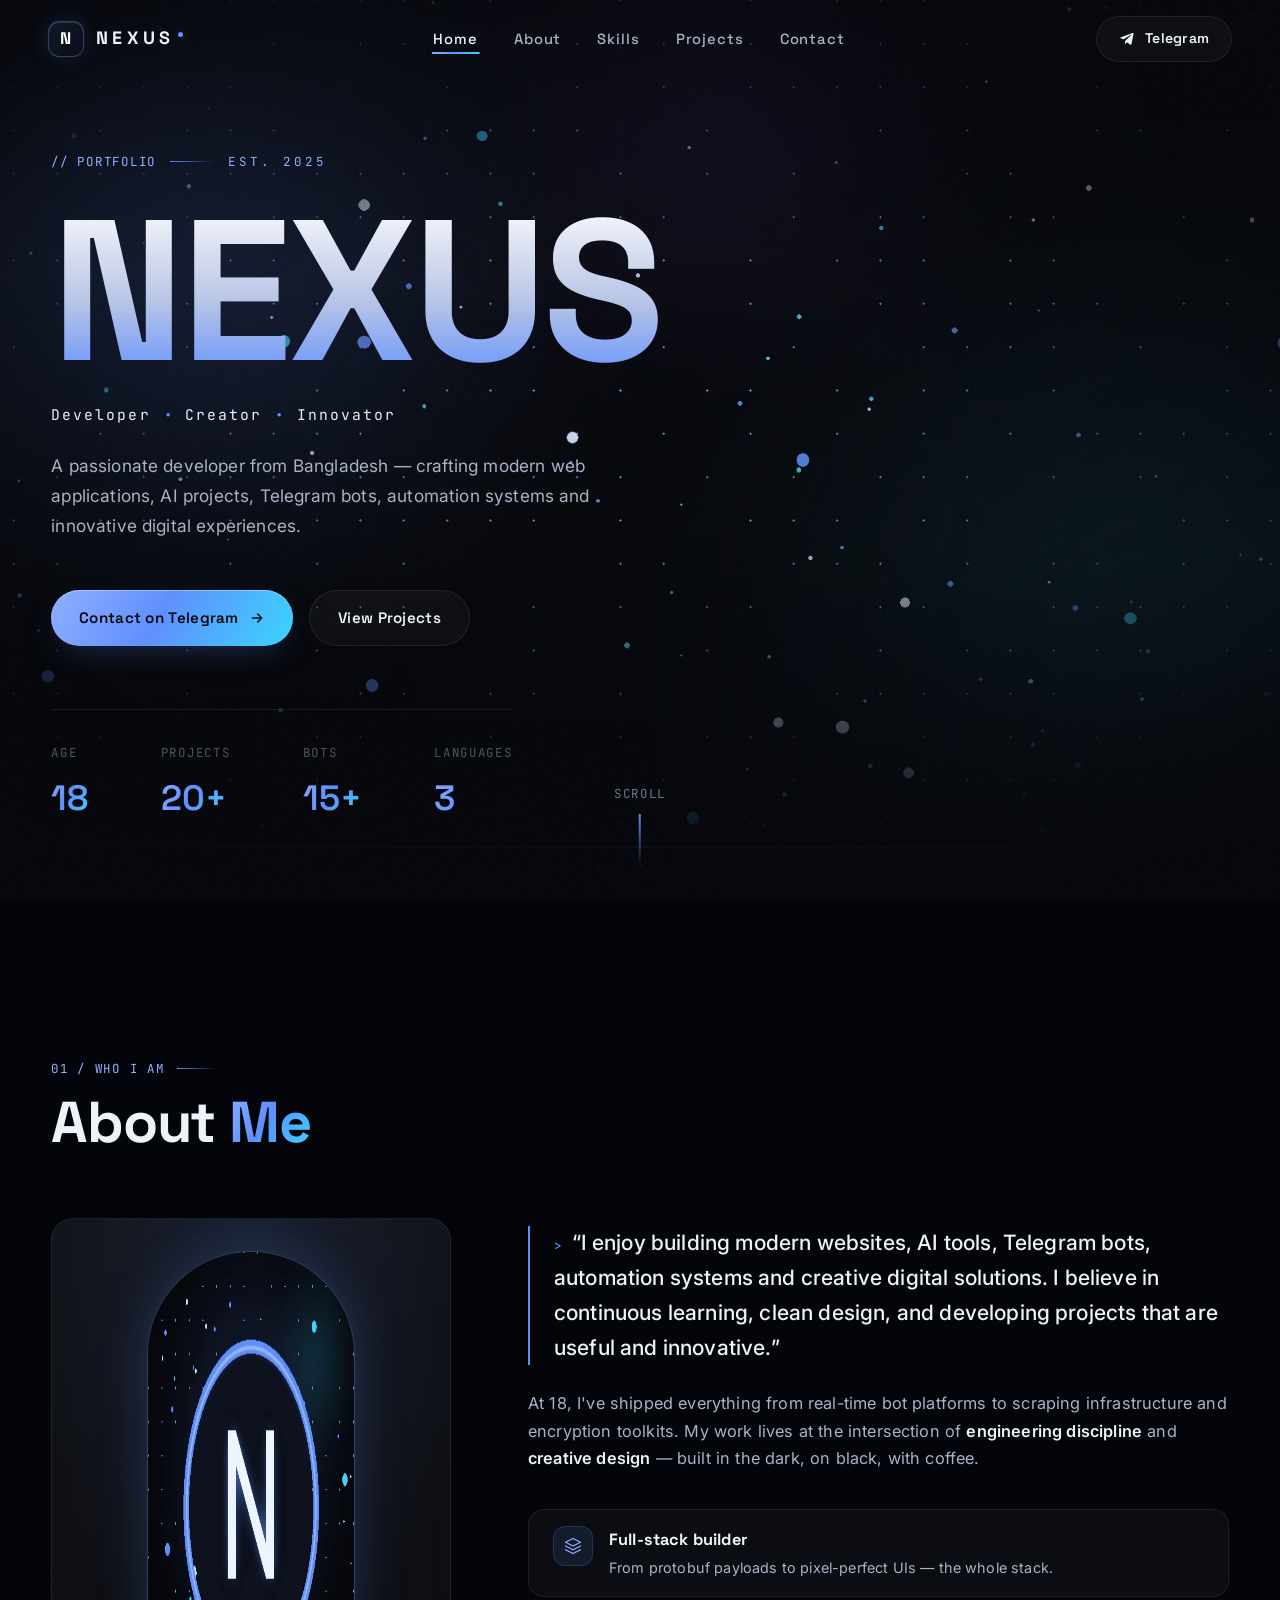
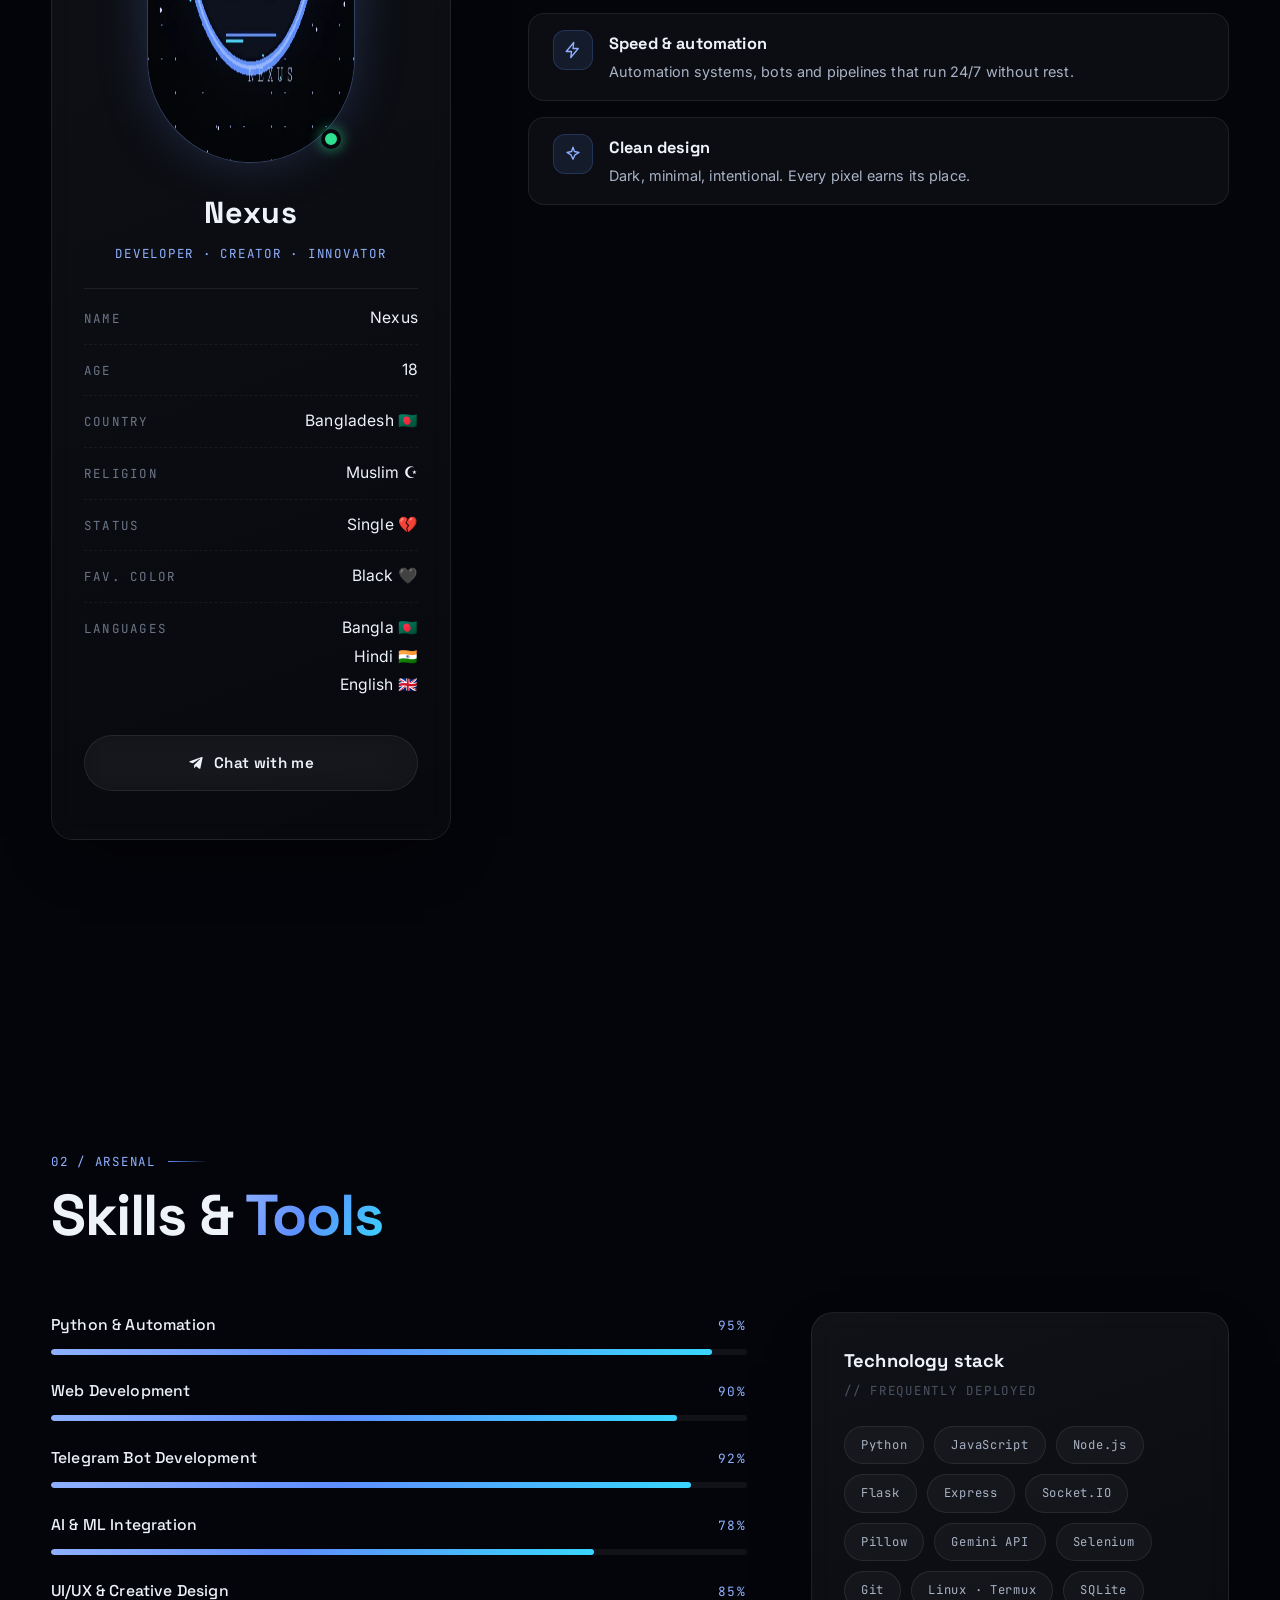
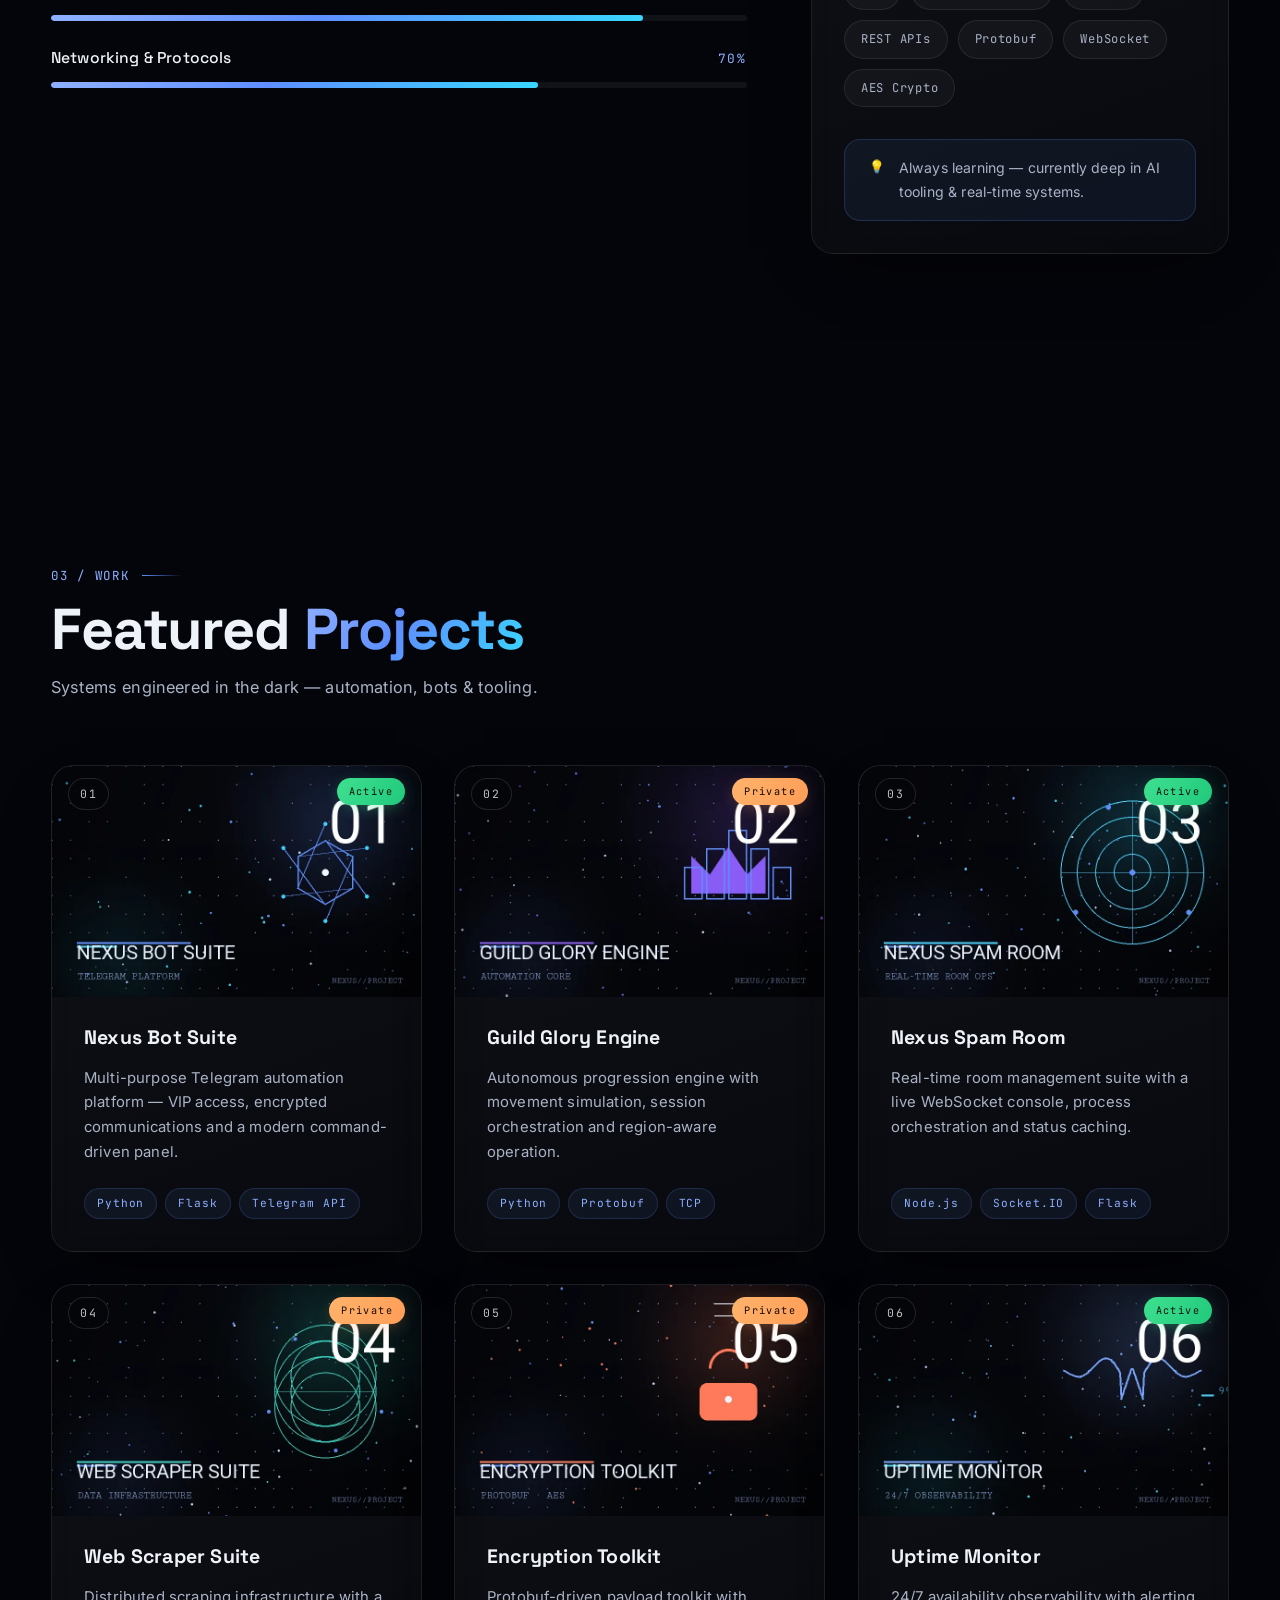
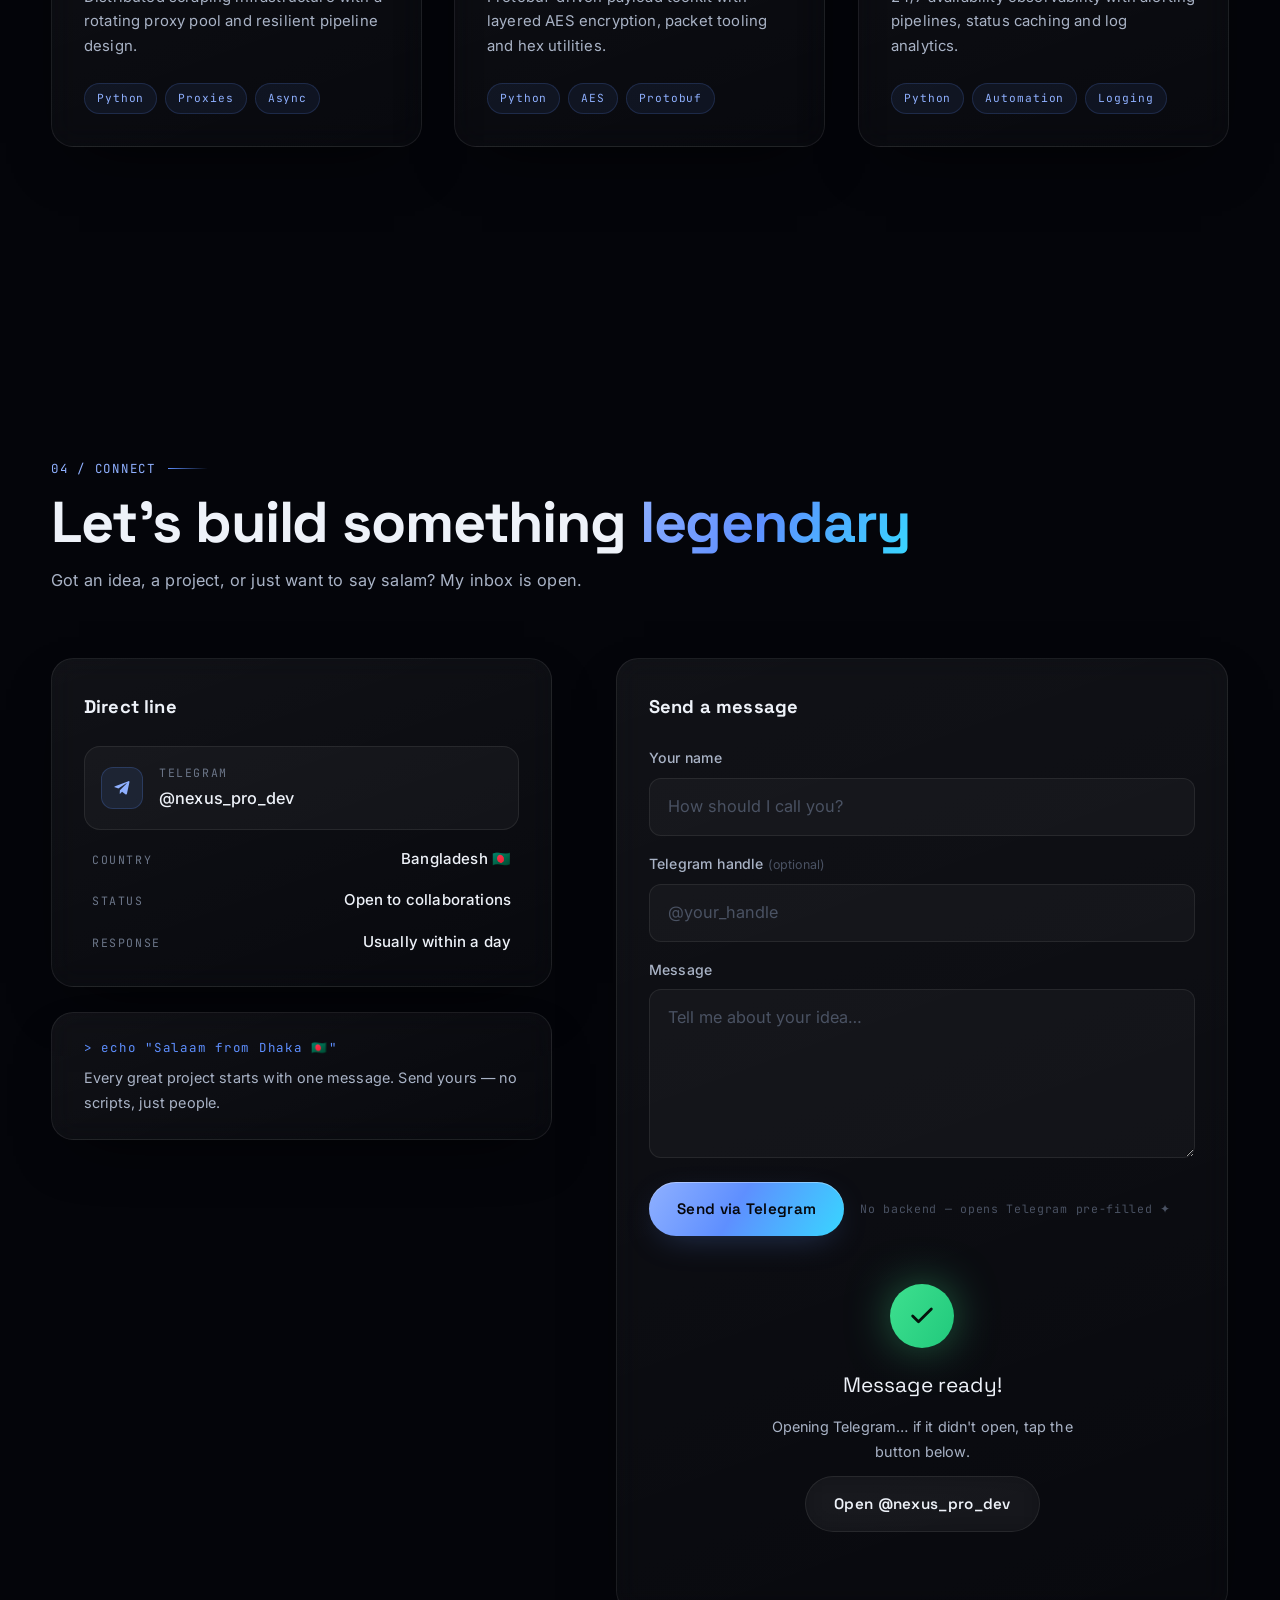
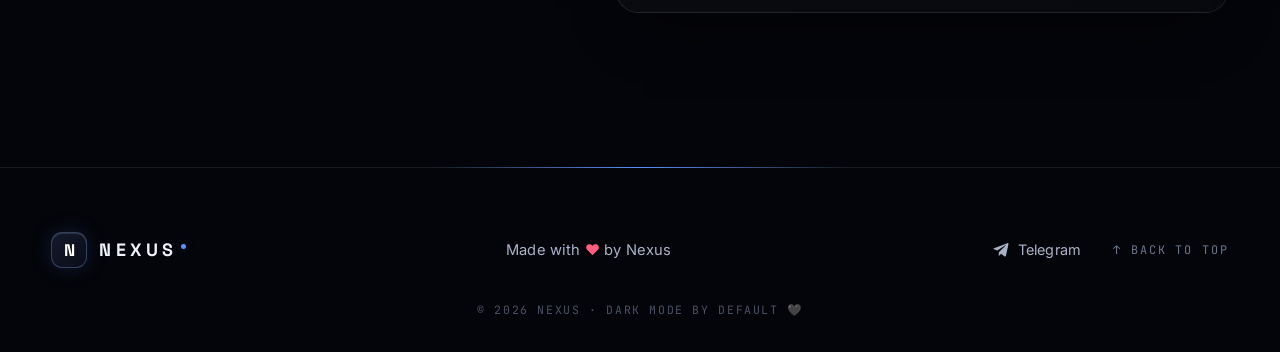
<file: index.html>
<!DOCTYPE html>
<html lang="en">
<head>
  <meta charset="UTF-8">
  <meta name="viewport" content="width=device-width, initial-scale=1.0">
  <title>NEXUS — Developer · Creator · Innovator</title>

  <!-- SEO -->
  <meta name="description" content="Nexus — an 18-year-old developer from Bangladesh crafting modern web applications, AI tools, Telegram bots, and automation systems. Developer · Creator · Innovator.">
  <meta name="keywords" content="Nexus, developer, Bangladesh, Telegram bot, automation, AI, portfolio, @nexus_pro_dev">
  <meta name="author" content="Nexus">
  <meta name="robots" content="index, follow">
  <link rel="canonical" href="https://nexus-pro-dev.github.io/portfolio/">
  <meta name="theme-color" content="#04050a">

  <!-- Open Graph -->
  <meta property="og:type" content="website">
  <meta property="og:title" content="NEXUS — Developer · Creator · Innovator">
  <meta property="og:description" content="Passionate developer from Bangladesh. Web apps, AI tools, Telegram bots, automation systems & digital experiences.">
  <meta property="og:image" content="https://nexus-pro-dev.github.io/portfolio/assets/img/og-cover.webp">
  <meta property="og:image:width" content="1200">
  <meta property="og:image:height" content="630">
  <meta property="og:url" content="https://nexus-pro-dev.github.io/portfolio/">
  <meta name="twitter:card" content="summary_large_image">
  <meta name="twitter:title" content="NEXUS — Developer · Creator · Innovator">
  <meta name="twitter:description" content="Passionate developer from Bangladesh. Web apps, AI tools, Telegram bots & automation.">
  <meta name="twitter:image" content="https://nexus-pro-dev.github.io/portfolio/assets/img/og-cover.webp">

  <!-- Icons -->
  <link rel="icon" type="image/svg+xml" href="assets/img/favicon.svg">
  <link rel="icon" type="image/png" sizes="256x256" href="assets/img/favicon.png">
  <link rel="apple-touch-icon" href="assets/img/favicon.png">
  <link rel="manifest" href="manifest.webmanifest">

  <!-- Fonts (display=swap → graceful fallback offline) -->
  <link rel="preconnect" href="https://fonts.googleapis.com">
  <link rel="preconnect" href="https://fonts.gstatic.com" crossorigin>
  <link href="https://fonts.googleapis.com/css2?family=Space+Grotesk:wght@400;500;600;700&family=Inter:wght@400;500;600&family=JetBrains+Mono:wght@400;500&display=swap" rel="stylesheet">

  <link rel="stylesheet" href="css/style.css">

  <!-- Structured data -->
  <script type="application/ld+json">
  {
    "@context": "https://schema.org",
    "@type": "Person",
    "name": "Nexus",
    "url": "https://t.me/nexus_pro_dev",
    "jobTitle": "Developer & Automation Engineer",
    "nationality": "Bangladesh",
    "knowsLanguage": ["Bangla", "Hindi", "English"],
    "age": 18,
    "sameAs": ["https://t.me/nexus_pro_dev"]
  }
  </script>
</head>

<body>
  <!-- ══════════════════ BRANDED PRELOADER ══════════════════ -->
  <div class="preloader" id="preloader" role="status" aria-label="Loading NEXUS portfolio">
    <div class="preloader__inner">
      <div class="preloader__mark" aria-hidden="true">
        <svg viewBox="0 0 64 64" width="64" height="64">
          <circle cx="32" cy="32" r="29" fill="none" stroke="rgba(94,143,255,.35)" stroke-width="2"/>
          <circle class="preloader__ring" cx="32" cy="32" r="29" fill="none" stroke="#5e8fff" stroke-width="2"
                  stroke-linecap="round" stroke-dasharray="182" stroke-dashoffset="182"/>
          <text x="32" y="41" text-anchor="middle" font-family="inherit" font-size="24" font-weight="700" fill="#eef2f9">N</text>
        </svg>
      </div>
      <div class="preloader__word" aria-hidden="true">
        <span>N</span><span>E</span><span>X</span><span>U</span><span>S</span>
      </div>
      <div class="preloader__bar"><span id="preloader-fill"></span></div>
      <div class="preloader__pct" id="preloader-pct">0%</div>
    </div>
  </div>

  <!-- ══════════════════ GLOBAL ERROR BOUNDARY (styled fallback) ══════════════════ -->
  <div class="fatal" id="fatal-error" role="alertdialog" aria-labelledby="fatal-title" aria-hidden="true" hidden>
    <div class="fatal__card">
      <div class="fatal__icon" aria-hidden="true">!</div>
      <h2 class="fatal__title" id="fatal-title">Something went wrong</h2>
      <p class="fatal__msg" id="fatal-msg">An unexpected error occurred while rendering the page.</p>
      <div class="fatal__actions">
        <button class="btn btn--primary" id="fatal-reload" type="button">Reload page</button>
      </div>
    </div>
  </div>

  <!-- ══════════════════ AMBIENT LAYERS ══════════════════ -->
  <div class="noise" aria-hidden="true"></div>
  <canvas id="particle-canvas" class="particles" aria-hidden="true"></canvas>
  <div class="cursor-dot" id="cursor-dot" aria-hidden="true"></div>
  <div class="cursor-ring" id="cursor-ring" aria-hidden="true"></div>
  <div class="scroll-progress" aria-hidden="true"><span id="scroll-progress-bar"></span></div>

  <!-- ══════════════════ NAVIGATION ══════════════════ -->
  <header class="nav" id="site-nav">
    <a class="nav__brand" href="#hero" aria-label="NEXUS — back to top">
      <span class="nav__brand-mark" aria-hidden="true">N</span>
      <span class="nav__brand-text">NEXUS<span class="nav__brand-dot" aria-hidden="true"></span></span>
    </a>

    <nav class="nav__menu" aria-label="Primary">
      <ul>
        <li><a href="#hero" class="nav__link is-active" data-nav>Home</a></li>
        <li><a href="#about" class="nav__link" data-nav>About</a></li>
        <li><a href="#skills" class="nav__link" data-nav>Skills</a></li>
        <li><a href="#projects" class="nav__link" data-nav>Projects</a></li>
        <li><a href="#contact" class="nav__link" data-nav>Contact</a></li>
      </ul>
    </nav>

    <a class="btn btn--ghost nav__cta" href="https://t.me/nexus_pro_dev" target="_blank" rel="noopener noreferrer">
      <svg viewBox="0 0 24 24" width="16" height="16" fill="currentColor" aria-hidden="true"><path d="M21.9 4.3 18.6 19.7c-.2 1-.9 1.3-1.7.8l-4.8-3.5-2.3 2.2c-.3.3-.5.5-.9.5l.3-4.7L18.2 6c.4-.3-.1-.5-.6-.2L7.2 12.5 2.6 11c-1-.3-1-1 .2-1.5L20.5 2.9c.8-.3 1.6.2 1.4 1.4Z"/></svg>
      Telegram
    </a>

    <button class="nav__toggle" id="nav-toggle" type="button" aria-expanded="false" aria-controls="mobile-menu" aria-label="Open menu">
      <span></span><span></span><span></span>
    </button>
  </header>

  <!-- Mobile menu overlay -->
  <div class="mobile-menu" id="mobile-menu" aria-hidden="true">
    <nav aria-label="Mobile">
      <ul>
        <li style="--i:0"><a href="#hero" data-nav>Home</a></li>
        <li style="--i:1"><a href="#about" data-nav>About</a></li>
        <li style="--i:2"><a href="#skills" data-nav>Skills</a></li>
        <li style="--i:3"><a href="#projects" data-nav>Projects</a></li>
        <li style="--i:4"><a href="#contact" data-nav>Contact</a></li>
      </ul>
    </nav>
    <div class="mobile-menu__foot">
      <a class="btn btn--primary" href="https://t.me/nexus_pro_dev" target="_blank" rel="noopener noreferrer">@nexus_pro_dev</a>
      <p>Bangladesh 🇧🇩 · Available for work</p>
    </div>
  </div>

  <main id="main">
    <!-- ══════════════════ HERO ══════════════════ -->
    <section class="hero" id="hero" aria-label="Introduction">
      <picture class="hero__bg">
        <source srcset="assets/img/hero-bg.webp" type="image/webp">
        <img src="assets/img/hero-bg.jpg" alt="" fetchpriority="high" decoding="async">
      </picture>
      <div class="hero__scrim" aria-hidden="true"></div>

      <div class="hero__content container">
        <p class="hero__overline" data-hero="1">
          <span class="mono">//&nbsp;PORTFOLIO</span><span class="hero__overline-dash" aria-hidden="true"></span>EST.&nbsp;2025
        </p>

        <h1 class="hero__title" data-hero="2">
          <span class="hero__title-line" aria-hidden="true">
            <span class="char">N</span><span class="char">E</span><span class="char">X</span><span class="char">U</span><span class="char">S</span>
          </span>
          <span class="sr-only">NEXUS</span>
        </h1>

        <p class="hero__roles" data-hero="3" aria-label="Developer, Creator, Innovator">
          <span class="mono">Developer</span><span class="hero__roles-sep" aria-hidden="true">•</span>
          <span class="mono">Creator</span><span class="hero__roles-sep" aria-hidden="true">•</span>
          <span class="mono">Innovator</span>
        </p>

        <p class="hero__desc" data-hero="4">
          A passionate developer from Bangladesh — crafting modern web applications, AI projects,
          Telegram bots, automation systems and innovative digital experiences.
        </p>

        <div class="hero__actions" data-hero="5">
          <a class="btn btn--primary btn--magnetic" href="https://t.me/nexus_pro_dev" target="_blank" rel="noopener noreferrer" data-magnetic>
            Contact on Telegram
            <svg viewBox="0 0 24 24" width="16" height="16" fill="none" stroke="currentColor" stroke-width="2" stroke-linecap="round" stroke-linejoin="round" aria-hidden="true"><path d="M5 12h14M13 6l6 6-6 6"/></svg>
          </a>
          <a class="btn btn--ghost btn--magnetic" href="#projects" data-magnetic>View Projects</a>
        </div>

        <dl class="hero__stats" data-hero="6">
          <div class="hero__stat">
            <dt class="mono">AGE</dt><dd>18</dd>
          </div>
          <div class="hero__stat">
            <dt class="mono">PROJECTS</dt><dd>20+</dd>
          </div>
          <div class="hero__stat">
            <dt class="mono">BOTS</dt><dd>15+</dd>
          </div>
          <div class="hero__stat">
            <dt class="mono">LANGUAGES</dt><dd>3</dd>
          </div>
        </dl>
      </div>

      <a class="hero__scroll" href="#about" aria-label="Scroll to About section">
        <span class="hero__scroll-text mono">SCROLL</span>
        <span class="hero__scroll-line" aria-hidden="true"></span>
      </a>
    </section>

    <!-- ══════════════════ ABOUT ══════════════════ -->
    <section class="section about" id="about" aria-labelledby="about-title">
      <div class="container">
        <header class="section__head reveal">
          <p class="section__overline mono">01 / WHO I AM</p>
          <h2 class="section__title" id="about-title">About <span class="grad">Me</span></h2>
        </header>

        <div class="about__grid">
          <!-- Profile card -->
          <article class="card about__card reveal" aria-label="Profile information">
            <div class="about__avatar-wrap">
              <picture>
                <source srcset="assets/img/avatar.webp" type="image/webp">
                <img class="about__avatar blur-up" src="assets/img/avatar.jpg" alt="Nexus avatar — stylised N monogram" width="512" height="512" loading="lazy" decoding="async">
              </picture>
              <span class="about__status-dot" aria-hidden="true"></span>
            </div>

            <h3 class="about__name">Nexus</h3>
            <p class="about__tag mono">DEVELOPER · CREATOR · INNOVATOR</p>

            <ul class="about__facts">
              <li><span class="about__fact-key mono">NAME</span><span class="about__fact-val">Nexus</span></li>
              <li><span class="about__fact-key mono">AGE</span><span class="about__fact-val">18</span></li>
              <li><span class="about__fact-key mono">COUNTRY</span><span class="about__fact-val">Bangladesh 🇧🇩</span></li>
              <li><span class="about__fact-key mono">RELIGION</span><span class="about__fact-val">Muslim ☪️</span></li>
              <li><span class="about__fact-key mono">STATUS</span><span class="about__fact-val">Single 💔</span></li>
              <li><span class="about__fact-key mono">FAV. COLOR</span><span class="about__fact-val">Black 🖤</span></li>
              <li>
                <span class="about__fact-key mono">LANGUAGES</span>
                <span class="about__fact-val about__langs">
                  <span>Bangla 🇧🇩</span><span>Hindi 🇮🇳</span><span>English 🇬🇧</span>
                </span>
              </li>
            </ul>

            <a class="btn btn--ghost about__cta" href="https://t.me/nexus_pro_dev" target="_blank" rel="noopener noreferrer">
              <svg viewBox="0 0 24 24" width="16" height="16" fill="currentColor" aria-hidden="true"><path d="M21.9 4.3 18.6 19.7c-.2 1-.9 1.3-1.7.8l-4.8-3.5-2.3 2.2c-.3.3-.5.5-.9.5l.3-4.7L18.2 6c.4-.3-.1-.5-.6-.2L7.2 12.5 2.6 11c-1-.3-1-1 .2-1.5L20.5 2.9c.8-.3 1.6.2 1.4 1.4Z"/></svg>
              Chat with me
            </a>
          </article>

          <!-- Philosophy -->
          <div class="about__story">
            <p class="reveal lead" data-delay="1">
              <span class="mono">> </span>“I enjoy building modern websites, AI tools, Telegram bots,
              automation systems and creative digital solutions. I believe in continuous learning,
              clean design, and developing projects that are useful and innovative.”
            </p>

            <div class="reveal" data-delay="2">
              <p>
                At 18, I've shipped everything from real-time bot platforms to scraping
                infrastructure and encryption toolkits. My work lives at the intersection of
                <strong>engineering discipline</strong> and <strong>creative design</strong> —
                built in the dark, on black, with coffee.
              </p>
            </div>

            <ul class="about__highlights">
              <li class="reveal" data-delay="3">
                <span class="about__hl-icon" aria-hidden="true">
                  <svg viewBox="0 0 24 24" width="18" height="18" fill="none" stroke="currentColor" stroke-width="1.8" stroke-linecap="round" stroke-linejoin="round"><path d="M12 2 2 7l10 5 10-5-10-5ZM2 17l10 5 10-5M2 12l10 5 10-5"/></svg>
                </span>
                <div>
                  <h3>Full-stack builder</h3>
                  <p>From protobuf payloads to pixel-perfect UIs — the whole stack.</p>
                </div>
              </li>
              <li class="reveal" data-delay="4">
                <span class="about__hl-icon" aria-hidden="true">
                  <svg viewBox="0 0 24 24" width="18" height="18" fill="none" stroke="currentColor" stroke-width="1.8" stroke-linecap="round" stroke-linejoin="round"><path d="M13 2 3 14h7l-1 8 10-12h-7l1-8Z"/></svg>
                </span>
                <div>
                  <h3>Speed & automation</h3>
                  <p>Automation systems, bots and pipelines that run 24/7 without rest.</p>
                </div>
              </li>
              <li class="reveal" data-delay="5">
                <span class="about__hl-icon" aria-hidden="true">
                  <svg viewBox="0 0 24 24" width="18" height="18" fill="none" stroke="currentColor" stroke-width="1.8" stroke-linecap="round" stroke-linejoin="round"><path d="M12 3l1.9 5.7L20 10l-5.3 3.1L12 19l-2.7-5.9L4 10l6.1-1.3L12 3Z"/></svg>
                </span>
                <div>
                  <h3>Clean design</h3>
                  <p>Dark, minimal, intentional. Every pixel earns its place.</p>
                </div>
              </li>
            </ul>
          </div>
        </div>
      </div>
    </section>

    <!-- ══════════════════ SKILLS ══════════════════ -->
    <section class="section skills" id="skills" aria-labelledby="skills-title">
      <div class="container">
        <header class="section__head reveal">
          <p class="section__overline mono">02 / ARSENAL</p>
          <h2 class="section__title" id="skills-title">Skills & <span class="grad">Tools</span></h2>
        </header>

        <div class="skills__grid">
          <div class="skills__bars">
            <div class="skill reveal" data-delay="0">
              <div class="skill__head">
                <span class="skill__name">Python & Automation</span>
                <span class="skill__pct mono">95%</span>
              </div>
              <div class="skill__track" role="progressbar" aria-valuenow="95" aria-valuemin="0" aria-valuemax="100" aria-label="Python and Automation proficiency">
                <span class="skill__fill" style="--w:95%"></span>
              </div>
            </div>
            <div class="skill reveal" data-delay="1">
              <div class="skill__head">
                <span class="skill__name">Web Development</span>
                <span class="skill__pct mono">90%</span>
              </div>
              <div class="skill__track" role="progressbar" aria-valuenow="90" aria-valuemin="0" aria-valuemax="100" aria-label="Web Development proficiency">
                <span class="skill__fill" style="--w:90%"></span>
              </div>
            </div>
            <div class="skill reveal" data-delay="2">
              <div class="skill__head">
                <span class="skill__name">Telegram Bot Development</span>
                <span class="skill__pct mono">92%</span>
              </div>
              <div class="skill__track" role="progressbar" aria-valuenow="92" aria-valuemin="0" aria-valuemax="100" aria-label="Telegram Bot Development proficiency">
                <span class="skill__fill" style="--w:92%"></span>
              </div>
            </div>
            <div class="skill reveal" data-delay="3">
              <div class="skill__head">
                <span class="skill__name">AI & ML Integration</span>
                <span class="skill__pct mono">78%</span>
              </div>
              <div class="skill__track" role="progressbar" aria-valuenow="78" aria-valuemin="0" aria-valuemax="100" aria-label="AI and ML Integration proficiency">
                <span class="skill__fill" style="--w:78%"></span>
              </div>
            </div>
            <div class="skill reveal" data-delay="4">
              <div class="skill__head">
                <span class="skill__name">UI/UX & Creative Design</span>
                <span class="skill__pct mono">85%</span>
              </div>
              <div class="skill__track" role="progressbar" aria-valuenow="85" aria-valuemin="0" aria-valuemax="100" aria-label="UI and UX Design proficiency">
                <span class="skill__fill" style="--w:85%"></span>
              </div>
            </div>
            <div class="skill reveal" data-delay="5">
              <div class="skill__head">
                <span class="skill__name">Networking & Protocols</span>
                <span class="skill__pct mono">70%</span>
              </div>
              <div class="skill__track" role="progressbar" aria-valuenow="70" aria-valuemin="0" aria-valuemax="100" aria-label="Networking and Protocols proficiency">
                <span class="skill__fill" style="--w:70%"></span>
              </div>
            </div>
          </div>

          <aside class="card skills__aside reveal" aria-label="Technology stack">
            <h3 class="skills__aside-title">Technology stack</h3>
            <p class="skills__aside-sub mono">// FREQUENTLY DEPLOYED</p>
            <ul class="chip-list">
              <li>Python</li><li>JavaScript</li><li>Node.js</li><li>Flask</li>
              <li>Express</li><li>Socket.IO</li><li>Pillow</li><li>Gemini API</li>
              <li>Selenium</li><li>Git</li><li>Linux · Termux</li><li>SQLite</li>
              <li>REST APIs</li><li>Protobuf</li><li>WebSocket</li><li>AES Crypto</li>
            </ul>
            <div class="skills__note">
              <span class="mono">💡</span> Always learning — currently deep in AI tooling & real-time systems.
            </div>
          </aside>
        </div>
      </div>
    </section>

    <!-- ══════════════════ PROJECTS ══════════════════ -->
    <section class="section projects" id="projects" aria-labelledby="projects-title">
      <div class="container">
        <header class="section__head reveal">
          <p class="section__overline mono">03 / WORK</p>
          <h2 class="section__title" id="projects-title">Featured <span class="grad">Projects</span></h2>
          <p class="section__sub">Systems engineered in the dark — automation, bots & tooling.</p>
        </header>

        <div class="projects__grid">
          <!-- 01 -->
          <article class="card project tilt reveal" data-delay="0" aria-label="Nexus Bot Suite project">
            <div class="project__media">
              <picture>
                <source srcset="assets/img/project-1.webp" type="image/webp">
                <img src="assets/img/project-1.jpg" alt="Nexus Bot Suite — hexagonal node network artwork" width="800" height="500" loading="lazy" decoding="async">
              </picture>
              <span class="project__num mono" aria-hidden="true">01</span>
              <span class="project__badge">Active</span>
            </div>
            <div class="project__body">
              <h3 class="project__title">Nexus Bot Suite</h3>
              <p class="project__desc">Multi-purpose Telegram automation platform — VIP access, encrypted communications and a modern command-driven panel.</p>
              <ul class="project__tags" aria-label="Technologies">
                <li>Python</li><li>Flask</li><li>Telegram API</li>
              </ul>
            </div>
          </article>

          <!-- 02 -->
          <article class="card project tilt reveal" data-delay="1" aria-label="Guild Glory Engine project">
            <div class="project__media">
              <picture>
                <source srcset="assets/img/project-2.webp" type="image/webp">
                <img src="assets/img/project-2.jpg" alt="Guild Glory Engine — crown and rising bars artwork" width="800" height="500" loading="lazy" decoding="async">
              </picture>
              <span class="project__num mono" aria-hidden="true">02</span>
              <span class="project__badge project__badge--private">Private</span>
            </div>
            <div class="project__body">
              <h3 class="project__title">Guild Glory Engine</h3>
              <p class="project__desc">Autonomous progression engine with movement simulation, session orchestration and region-aware operation.</p>
              <ul class="project__tags" aria-label="Technologies">
                <li>Python</li><li>Protobuf</li><li>TCP</li>
              </ul>
            </div>
          </article>

          <!-- 03 -->
          <article class="card project tilt reveal" data-delay="2" aria-label="Nexus Spam Room project">
            <div class="project__media">
              <picture>
                <source srcset="assets/img/project-3.webp" type="image/webp">
                <img src="assets/img/project-3.jpg" alt="Nexus Spam Room — radar rings artwork" width="800" height="500" loading="lazy" decoding="async">
              </picture>
              <span class="project__num mono" aria-hidden="true">03</span>
              <span class="project__badge">Active</span>
            </div>
            <div class="project__body">
              <h3 class="project__title">Nexus Spam Room</h3>
              <p class="project__desc">Real-time room management suite with a live WebSocket console, process orchestration and status caching.</p>
              <ul class="project__tags" aria-label="Technologies">
                <li>Node.js</li><li>Socket.IO</li><li>Flask</li>
              </ul>
            </div>
          </article>

          <!-- 04 -->
          <article class="card project tilt reveal" data-delay="0" aria-label="Web Scraper Suite project">
            <div class="project__media">
              <picture>
                <source srcset="assets/img/project-4.webp" type="image/webp">
                <img src="assets/img/project-4.jpg" alt="Web Scraper Suite — globe and nodes artwork" width="800" height="500" loading="lazy" decoding="async">
              </picture>
              <span class="project__num mono" aria-hidden="true">04</span>
              <span class="project__badge project__badge--private">Private</span>
            </div>
            <div class="project__body">
              <h3 class="project__title">Web Scraper Suite</h3>
              <p class="project__desc">Distributed scraping infrastructure with a rotating proxy pool and resilient pipeline design.</p>
              <ul class="project__tags" aria-label="Technologies">
                <li>Python</li><li>Proxies</li><li>Async</li>
              </ul>
            </div>
          </article>

          <!-- 05 -->
          <article class="card project tilt reveal" data-delay="1" aria-label="Encryption Toolkit project">
            <div class="project__media">
              <picture>
                <source srcset="assets/img/project-5.webp" type="image/webp">
                <img src="assets/img/project-5.jpg" alt="Encryption Toolkit — padlock artwork" width="800" height="500" loading="lazy" decoding="async">
              </picture>
              <span class="project__num mono" aria-hidden="true">05</span>
              <span class="project__badge project__badge--private">Private</span>
            </div>
            <div class="project__body">
              <h3 class="project__title">Encryption Toolkit</h3>
              <p class="project__desc">Protobuf-driven payload toolkit with layered AES encryption, packet tooling and hex utilities.</p>
              <ul class="project__tags" aria-label="Technologies">
                <li>Python</li><li>AES</li><li>Protobuf</li>
              </ul>
            </div>
          </article>

          <!-- 06 -->
          <article class="card project tilt reveal" data-delay="2" aria-label="Uptime Monitor project">
            <div class="project__media">
              <picture>
                <source srcset="assets/img/project-6.webp" type="image/webp">
                <img src="assets/img/project-6.jpg" alt="Uptime Monitor — heartbeat line artwork" width="800" height="500" loading="lazy" decoding="async">
              </picture>
              <span class="project__num mono" aria-hidden="true">06</span>
              <span class="project__badge">Active</span>
            </div>
            <div class="project__body">
              <h3 class="project__title">Uptime Monitor</h3>
              <p class="project__desc">24/7 availability observability with alerting pipelines, status caching and log analytics.</p>
              <ul class="project__tags" aria-label="Technologies">
                <li>Python</li><li>Automation</li><li>Logging</li>
              </ul>
            </div>
          </article>
        </div>
      </div>
    </section>

    <!-- ══════════════════ CONTACT ══════════════════ -->
    <section class="section contact" id="contact" aria-labelledby="contact-title">
      <div class="container">
        <header class="section__head reveal">
          <p class="section__overline mono">04 / CONNECT</p>
          <h2 class="section__title" id="contact-title">Let's build something <span class="grad">legendary</span></h2>
          <p class="section__sub">Got an idea, a project, or just want to say salam? My inbox is open.</p>
        </header>

        <div class="contact__grid">
          <!-- Info -->
          <div class="contact__info">
            <div class="card contact__card reveal">
              <h3 class="contact__card-title">Direct line</h3>
              <a class="contact__link" href="https://t.me/nexus_pro_dev" target="_blank" rel="noopener noreferrer">
                <span class="contact__link-icon" aria-hidden="true">
                  <svg viewBox="0 0 24 24" width="18" height="18" fill="currentColor"><path d="M21.9 4.3 18.6 19.7c-.2 1-.9 1.3-1.7.8l-4.8-3.5-2.3 2.2c-.3.3-.5.5-.9.5l.3-4.7L18.2 6c.4-.3-.1-.5-.6-.2L7.2 12.5 2.6 11c-1-.3-1-1 .2-1.5L20.5 2.9c.8-.3 1.6.2 1.4 1.4Z"/></svg>
                </span>
                <span>
                  <span class="contact__link-label mono">TELEGRAM</span>
                  <span class="contact__link-value">@nexus_pro_dev</span>
                </span>
              </a>
              <div class="contact__fact">
                <span class="contact__link-label mono">COUNTRY</span>
                <span class="contact__link-value">Bangladesh 🇧🇩</span>
              </div>
              <div class="contact__fact">
                <span class="contact__link-label mono">STATUS</span>
                <span class="contact__link-value">Open to collaborations</span>
              </div>
              <div class="contact__fact">
                <span class="contact__link-label mono">RESPONSE</span>
                <span class="contact__link-value">Usually within a day</span>
              </div>
            </div>

            <div class="card contact__note reveal">
              <p class="mono">> echo "Salaam from Dhaka 🇧🇩"</p>
              <p>Every great project starts with one message. Send yours — no scripts, just people.</p>
            </div>
          </div>

          <!-- Form -->
          <form class="card contact__form reveal" id="contact-form" novalidate>
            <h3 class="contact__card-title">Send a message</h3>

            <div class="field">
              <label for="f-name">Your name</label>
              <input type="text" id="f-name" name="name" autocomplete="name" placeholder="How should I call you?" required>
              <p class="field__error" id="f-name-error" role="alert"></p>
            </div>

            <div class="field">
              <label for="f-tg">Telegram handle <span class="field__opt">(optional)</span></label>
              <input type="text" id="f-tg" name="telegram" autocomplete="off" placeholder="@your_handle" inputmode="text">
              <p class="field__error" id="f-tg-error" role="alert"></p>
            </div>

            <div class="field">
              <label for="f-msg">Message</label>
              <textarea id="f-msg" name="message" rows="5" placeholder="Tell me about your idea…" required></textarea>
              <p class="field__error" id="f-msg-error" role="alert"></p>
            </div>

            <div class="field__row">
              <button class="btn btn--primary" type="submit" id="form-submit">
                <span class="btn__label">Send via Telegram</span>
                <span class="btn__spinner" aria-hidden="true"></span>
              </button>
              <p class="field__hint mono">No backend — opens Telegram pre-filled ✦</p>
            </div>

            <div class="form-success" id="form-success" role="status" hidden>
              <div class="form-success__check" aria-hidden="true">
                <svg viewBox="0 0 24 24" width="28" height="28" fill="none" stroke="currentColor" stroke-width="2.4" stroke-linecap="round" stroke-linejoin="round"><path d="M20 6 9 17l-5-5"/></svg>
              </div>
              <p class="form-success__title">Message ready!</p>
              <p class="form-success__sub">Opening Telegram… if it didn't open, tap the button below.</p>
              <a class="btn btn--ghost" id="form-success-link" href="https://t.me/nexus_pro_dev" target="_blank" rel="noopener noreferrer">Open @nexus_pro_dev</a>
            </div>
          </form>
        </div>
      </div>
    </section>
  </main>

  <!-- ══════════════════ FOOTER ══════════════════ -->
  <footer class="footer">
    <div class="container footer__grid">
      <a class="nav__brand" href="#hero" aria-label="NEXUS — back to top">
        <span class="nav__brand-mark" aria-hidden="true">N</span>
        <span class="nav__brand-text">NEXUS<span class="nav__brand-dot" aria-hidden="true"></span></span>
      </a>

      <p class="footer__made">Made with <span class="footer__heart" aria-hidden="true">❤</span> by Nexus</p>

      <div class="footer__links">
        <a href="https://t.me/nexus_pro_dev" target="_blank" rel="noopener noreferrer" class="footer__social" aria-label="Telegram — @nexus_pro_dev">
          <svg viewBox="0 0 24 24" width="18" height="18" fill="currentColor" aria-hidden="true"><path d="M21.9 4.3 18.6 19.7c-.2 1-.9 1.3-1.7.8l-4.8-3.5-2.3 2.2c-.3.3-.5.5-.9.5l.3-4.7L18.2 6c.4-.3-.1-.5-.6-.2L7.2 12.5 2.6 11c-1-.3-1-1 .2-1.5L20.5 2.9c.8-.3 1.6.2 1.4 1.4Z"/></svg>
          Telegram
        </a>
        <a href="#top" class="footer__to-top mono">↑ BACK TO TOP</a>
      </div>
    </div>
    <p class="footer__copy mono">© <span id="year">2025</span> NEXUS · DARK MODE BY DEFAULT 🖤</p>
  </footer>

  <!-- Offline toast (dismissible, auto-hides) -->
  <div class="offline-banner" id="offline-banner" role="status" hidden>
    <span aria-hidden="true" id="offline-banner-icon">📡</span>
    <span id="offline-banner-text">You're offline — the site runs fully from local files, so everything still works. Reconnect to load web fonts.</span>
    <button class="offline-banner__close" id="offline-banner-close" type="button" aria-label="Dismiss notification">✕</button>
  </div>

  <noscript>
    <div class="noscript">
      <h2>JavaScript is disabled</h2>
      <p>This portfolio uses JS for animations. Content is still fully readable below — please scroll to explore.</p>
      <style>
        .preloader, .cursor-dot, .cursor-ring, .particles, .mobile-menu { display: none !important; }
        .reveal { opacity: 1 !important; transform: none !important; }
      </style>
    </div>
  </noscript>

  <!-- Floating back-to-top -->
  <button class="to-top-btn" id="to-top-btn" type="button" aria-label="Back to top">
    <svg viewBox="0 0 24 24" width="18" height="18" fill="none" stroke="currentColor" stroke-width="2.2" stroke-linecap="round" stroke-linejoin="round" aria-hidden="true"><path d="M12 19V5M5 12l7-7 7 7"/></svg>
  </button>

  <script src="js/main.js"></script>
</body>
</html>
</file>
<file: css/style.css>
/* ════════════════════════════════════════════════════════════════════════════
   NEXUS — Portfolio Stylesheet
   Dark luxury theme · glassmorphism · neon blue accents
   Token-driven: every color/spacing/easing is a custom property → easy reskin
   ════════════════════════════════════════════════════════════════════════════ */

/* ────────────────────────────── 1. DESIGN TOKENS ────────────────────────── */
:root {
  /* Surfaces */
  --bg-0: #04050a;
  --bg-1: #07080e;
  --bg-2: #0b0d16;
  --bg-3: #10141f;

  --surface: rgba(255, 255, 255, 0.035);
  --surface-hi: rgba(255, 255, 255, 0.06);
  --surface-glass: rgba(13, 17, 28, 0.55);
  --stroke: rgba(255, 255, 255, 0.08);
  --stroke-hi: rgba(148, 184, 255, 0.28);

  /* Text */
  --text-1: #eef2f9;
  --text-2: #a9b3c6;
  --text-3: #6c7689;
  --text-4: #4a5263;

  /* Accent */
  --accent: #5e8fff;
  --accent-soft: #8fb0ff;
  --accent-2: #38d6ff;
  --accent-glow: rgba(94, 143, 255, 0.35);
  --accent-glow-2: rgba(56, 214, 255, 0.22);
  --grad-accent: linear-gradient(120deg, var(--accent-soft), var(--accent) 45%, var(--accent-2));

  /* Danger / info (calm, non-aggressive) */
  --danger: #ff9d8f;
  --danger-bg: rgba(255, 122, 89, 0.12);
  --info: #7ec8ff;

  /* Radius scale */
  --r-xs: 8px;
  --r-sm: 12px;
  --r-md: 16px;
  --r-lg: 22px;
  --r-xl: 30px;
  --r-full: 999px;

  /* Spacing scale */
  --sp-1: 4px;  --sp-2: 8px;  --sp-3: 12px; --sp-4: 16px;
  --sp-5: 24px; --sp-6: 32px; --sp-7: 48px; --sp-8: 64px;

  /* Easing (never linear/default) */
  --ease-expo: cubic-bezier(0.16, 1, 0.3, 1);
  --ease-out: cubic-bezier(0.25, 1, 0.5, 1);
  --ease-spring: cubic-bezier(0.34, 1.56, 0.64, 1);
  --ease-smooth: cubic-bezier(0.65, 0, 0.35, 1);

  /* Typography */
  --font-display: "Space Grotesk", "Segoe UI", Roboto, system-ui, sans-serif;
  --font-body: "Inter", "Segoe UI", Roboto, system-ui, sans-serif;
  --font-mono: "JetBrains Mono", "Cutive Mono", ui-monospace, Consolas, monospace;

  --fs-hero: clamp(4.5rem, 16vw, 12.5rem);
  --fs-h2: clamp(2.2rem, 5.5vw, 3.6rem);
  --fs-h3: 1.35rem;
  --fs-body: 1.02rem;
  --fs-small: 0.86rem;
  --fs-mono: 0.78rem;

  /* Layout */
  --max-w: 1200px;
  --nav-h: 78px;
  --section-pad: clamp(96px, 12vw, 160px);

  /* Motion */
  --t-fast: 0.2s;
  --t-med: 0.45s;
  --t-slow: 0.8s;
  --t-hero: 1.1s;

  --shadow-glow: 0 0 60px -12px var(--accent-glow);
  --shadow-card: 0 24px 60px -28px rgba(0, 0, 0, 0.8);
}

/* ────────────────────────────── 2. RESET / BASE ────────────────────────── */
*, *::before, *::after { box-sizing: border-box; margin: 0; padding: 0; }

html {
  scroll-behavior: smooth;
  scroll-padding-top: calc(var(--nav-h) + 12px);
  -webkit-text-size-adjust: 100%;
}

body {
  background: var(--bg-0);
  color: var(--text-1);
  font-family: var(--font-body);
  font-size: var(--fs-body);
  line-height: 1.7;
  letter-spacing: 0.01em;
  overflow-x: hidden;
  min-height: 100vh;
  -webkit-font-smoothing: antialiased;
  text-rendering: optimizeLegibility;
}

img { max-width: 100%; display: block; }
a { color: inherit; text-decoration: none; }
ul, ol { list-style: none; }
button { font: inherit; color: inherit; background: none; border: 0; cursor: pointer; }
input, textarea { font: inherit; color: inherit; }

::selection { background: rgba(94, 143, 255, 0.35); color: #fff; }

/* Custom scrollbar — themed to match */
::-webkit-scrollbar { width: 11px; height: 11px; }
::-webkit-scrollbar-track { background: var(--bg-1); }
::-webkit-scrollbar-thumb {
  background: linear-gradient(180deg, #2a3245, #1c2233);
  border-radius: var(--r-full);
  border: 3px solid var(--bg-1);
}
::-webkit-scrollbar-thumb:hover { background: linear-gradient(180deg, #3a4a6e, #27304a); }
* { scrollbar-width: thin; scrollbar-color: #2a3245 var(--bg-1); }

/* ────────────────────────────── 3. UTILITIES ───────────────────────────── */
.container { width: min(var(--max-w), 92vw); margin-inline: auto; }

.mono { font-family: var(--font-mono); font-size: var(--fs-mono); letter-spacing: 0.14em; }

.sr-only {
  position: absolute; width: 1px; height: 1px; padding: 0; margin: -1px;
  overflow: hidden; clip: rect(0 0 0 0); white-space: nowrap; border: 0;
}

.grad {
  background: var(--grad-accent);
  -webkit-background-clip: text;
  background-clip: text;
  -webkit-text-fill-color: transparent;
  color: transparent;
}

/* Focus rings — visible & elegant */
:focus-visible {
  outline: 2px solid var(--accent);
  outline-offset: 3px;
  border-radius: 6px;
}

/* ────────────────────────────── 4. BUTTONS ─────────────────────────────── */
.btn {
  position: relative;
  display: inline-flex;
  align-items: center;
  justify-content: center;
  gap: 10px;
  padding: 14px 28px;
  border-radius: var(--r-full);
  font-family: var(--font-display);
  font-weight: 600;
  font-size: 0.95rem;
  letter-spacing: 0.02em;
  white-space: nowrap;
  cursor: pointer;
  user-select: none;
  transition: transform var(--t-med) var(--ease-expo),
              box-shadow var(--t-med) var(--ease-expo),
              background var(--t-med) var(--ease-expo),
              border-color var(--t-med) var(--ease-expo),
              color var(--t-med) var(--ease-expo);
  will-change: transform;
}

.btn--primary {
  background: var(--grad-accent);
  color: #05060b;
  box-shadow: 0 10px 34px -12px var(--accent-glow), inset 0 1px 0 rgba(255, 255, 255, 0.35);
}
.btn--primary:hover {
  transform: translateY(-3px);
  box-shadow: 0 18px 48px -14px var(--accent-glow), inset 0 1px 0 rgba(255, 255, 255, 0.4);
}
.btn--primary:active { transform: translateY(-1px) scale(0.98); }

.btn--ghost {
  background: var(--surface);
  border: 1px solid var(--stroke);
  color: var(--text-1);
  backdrop-filter: blur(12px);
  -webkit-backdrop-filter: blur(12px);
}
.btn--ghost:hover {
  background: var(--surface-hi);
  border-color: var(--stroke-hi);
  transform: translateY(-3px);
  box-shadow: 0 14px 40px -16px rgba(0, 0, 0, 0.7);
}
.btn--ghost:active { transform: translateY(-1px) scale(0.98); }

/* ────────────────────────────── 5. PRELOADER ───────────────────────────── */
.preloader {
  position: fixed;
  inset: 0;
  z-index: 300;
  display: grid;
  place-items: center;
  background: var(--bg-0);
  transition: opacity 0.6s var(--ease-out), visibility 0.6s;
}
.preloader.is-done { opacity: 0; visibility: hidden; pointer-events: none; }

.preloader__inner { display: flex; flex-direction: column; align-items: center; gap: 22px; }

.preloader__mark { position: relative; width: 64px; height: 64px; }
.preloader__ring {
  transform: rotate(-90deg);
  transform-origin: center;
  animation: preloader-spin 1.4s var(--ease-expo) infinite;
}
@keyframes preloader-spin {
  to { transform: rotate(270deg); }
}

.preloader__word { display: flex; gap: 6px; }
.preloader__word span {
  font-family: var(--font-display);
  font-size: 1.6rem;
  font-weight: 700;
  letter-spacing: 0.12em;
  opacity: 0;
  animation: preloader-letter 0.5s var(--ease-expo) forwards;
}
.preloader__word span:nth-child(1) { animation-delay: 0.05s; }
.preloader__word span:nth-child(2) { animation-delay: 0.15s; }
.preloader__word span:nth-child(3) { animation-delay: 0.25s; }
.preloader__word span:nth-child(4) { animation-delay: 0.35s; }
.preloader__word span:nth-child(5) { animation-delay: 0.45s; }
@keyframes preloader-letter {
  from { opacity: 0; transform: translateY(14px) scale(0.8); filter: blur(4px); }
  to { opacity: 1; transform: translateY(0) scale(1); filter: blur(0); }
}

.preloader__bar {
  width: 200px; height: 3px;
  background: rgba(255, 255, 255, 0.08);
  border-radius: var(--r-full);
  overflow: hidden;
}
.preloader__bar span {
  display: block; height: 100%; width: 0%;
  background: var(--grad-accent);
  border-radius: var(--r-full);
  transition: width 0.2s var(--ease-out);
}

.preloader__pct { font-family: var(--font-mono); font-size: 0.85rem; color: var(--text-2); letter-spacing: 0.2em; }

/* ────────────────────────────── 6. FATAL ERROR OVERLAY ─────────────────── */
.fatal {
  position: fixed; inset: 0; z-index: 400;
  display: grid; place-items: center;
  background: rgba(4, 5, 10, 0.92);
  backdrop-filter: blur(14px);
  -webkit-backdrop-filter: blur(14px);
  animation: fatal-in 0.4s var(--ease-expo);
}
.fatal[hidden] { display: none; }
@keyframes fatal-in { from { opacity: 0; } to { opacity: 1; } }

.fatal__card {
  max-width: 420px; width: 90%;
  padding: var(--sp-7);
  text-align: center;
  background: var(--surface-glass);
  border: 1px solid var(--stroke);
  border-radius: var(--r-xl);
  box-shadow: var(--shadow-card);
}
.fatal__icon {
  width: 56px; height: 56px; margin: 0 auto var(--sp-4);
  display: grid; place-items: center;
  border-radius: var(--r-full);
  font-family: var(--font-display); font-weight: 700; font-size: 1.4rem;
  color: var(--accent-soft);
  border: 1px solid var(--stroke-hi);
  background: var(--danger-bg);
  box-shadow: 0 0 40px -8px var(--accent-glow);
}
.fatal__title { font-family: var(--font-display); font-size: 1.5rem; margin-bottom: var(--sp-2); }
.fatal__msg { color: var(--text-2); margin-bottom: var(--sp-6); font-size: 0.95rem; }

/* ────────────────────────────── 7. CUSTOM CURSOR ───────────────────────── */
.cursor-dot, .cursor-ring {
  position: fixed;
  top: 0; left: 0;
  z-index: 250;
  pointer-events: none;
  border-radius: var(--r-full);
  will-change: transform;
  display: none;
}
.cursor-dot {
  width: 6px; height: 6px;
  background: var(--accent);
  box-shadow: 0 0 12px var(--accent-glow);
}
.cursor-ring {
  width: 36px; height: 36px;
  border: 1.5px solid rgba(142, 178, 255, 0.7);
  mix-blend-mode: difference;
  transition: width 0.3s var(--ease-out), height 0.3s var(--ease-out),
              border-color 0.3s var(--ease-out), opacity 0.3s var(--ease-out);
}
.cursor-ring.is-hover { width: 64px; height: 64px; border-color: var(--accent-2); }
.cursor-ring.is-down { width: 28px; height: 28px; }
@media (pointer: fine) {
  .cursor-dot, .cursor-ring { display: block; }
}

/* ────────────────────────────── 8. SCROLL PROGRESS ─────────────────────── */
.scroll-progress {
  position: fixed; top: 0; left: 0; right: 0;
  height: 2.5px; z-index: 240;
  background: transparent;
}
.scroll-progress span {
  display: block; height: 100%; width: 0%;
  background: var(--grad-accent);
  box-shadow: 0 0 14px var(--accent-glow);
}

/* ────────────────────────────── 9. AMBIENT LAYERS ──────────────────────── */
.noise {
  position: fixed; inset: 0; z-index: 5;
  pointer-events: none;
  opacity: 0.04;
  background-image: url("data:image/svg+xml,%3Csvg xmlns='http://www.w3.org/2000/svg' width='140' height='140'%3E%3Cfilter id='n'%3E%3CfeTurbulence type='fractalNoise' baseFrequency='0.9' numOctaves='2'/%3E%3C/filter%3E%3Crect width='140' height='140' filter='url(%23n)' opacity='1'/%3E%3C/svg%3E");
}

.particles {
  position: fixed; inset: 0;
  z-index: 1;
  pointer-events: none;
}

/* ────────────────────────────── 10. NAVIGATION ─────────────────────────── */
.nav {
  position: fixed;
  top: 0; left: 0; right: 0;
  z-index: 200;
  height: var(--nav-h);
  display: flex;
  align-items: center;
  justify-content: space-between;
  gap: var(--sp-5);
  padding: 0 clamp(20px, 4vw, 48px);
  border-bottom: 1px solid transparent;
  transition: background 0.5s var(--ease-out), border-color 0.5s var(--ease-out),
              backdrop-filter 0.5s var(--ease-out), transform 0.5s var(--ease-out);
}
/* Scroll-aware blur background */
.nav.is-scrolled {
  background: rgba(6, 8, 14, 0.72);
  backdrop-filter: blur(18px) saturate(1.4);
  -webkit-backdrop-filter: blur(18px) saturate(1.4);
  border-bottom-color: var(--stroke);
}
.nav.is-hidden { transform: translateY(-100%); }

.nav__brand { display: inline-flex; align-items: center; gap: 12px; }
.nav__brand-mark {
  width: 36px; height: 36px;
  display: grid; place-items: center;
  font-family: var(--font-display);
  font-weight: 700; font-size: 1.05rem;
  color: #fff;
  border-radius: 11px;
  background: linear-gradient(135deg, #141a2b, #0a0d18);
  border: 1px solid var(--stroke-hi);
  box-shadow: 0 0 24px -6px var(--accent-glow), inset 0 1px 0 rgba(255,255,255,0.12);
  transition: transform 0.3s var(--ease-spring), box-shadow 0.3s var(--ease-expo);
}
.nav__brand:hover .nav__brand-mark { transform: rotate(-8deg) scale(1.06); box-shadow: 0 0 34px -4px var(--accent-glow); }
.nav__brand-text {
  font-family: var(--font-display);
  font-weight: 700;
  font-size: 1.12rem;
  letter-spacing: 0.24em;
}
.nav__brand-dot {
  display: inline-block; width: 5px; height: 5px;
  margin-left: 3px;
  border-radius: var(--r-full);
  background: var(--accent);
  box-shadow: 0 0 10px var(--accent-glow);
  vertical-align: super;
}

.nav__menu ul { display: flex; gap: var(--sp-6); }
.nav__link {
  position: relative;
  font-family: var(--font-display);
  font-size: 0.92rem;
  font-weight: 500;
  letter-spacing: 0.06em;
  color: var(--text-2);
  padding: 6px 2px;
  transition: color 0.3s var(--ease-out);
}
.nav__link::after {
  content: "";
  position: absolute;
  left: 50%; bottom: 0;
  width: 0; height: 1.5px;
  background: var(--grad-accent);
  border-radius: var(--r-full);
  transform: translateX(-50%);
  transition: width 0.4s var(--ease-expo);
}
.nav__link:hover, .nav__link.is-active { color: var(--text-1); }
.nav__link:hover::after, .nav__link.is-active::after { width: 100%; }

.nav__cta { padding: 10px 22px; font-size: 0.88rem; }

.nav__toggle {
  display: none;
  width: 44px; height: 44px;
  flex-direction: column;
  align-items: center;
  justify-content: center;
  gap: 5px;
  border-radius: var(--r-sm);
  border: 1px solid var(--stroke);
  background: var(--surface);
  transition: border-color 0.3s var(--ease-out), background 0.3s var(--ease-out);
}
.nav__toggle span {
  display: block; width: 20px; height: 1.8px;
  background: var(--text-1);
  border-radius: var(--r-full);
  transition: transform 0.4s var(--ease-expo), opacity 0.3s var(--ease-out);
}
.nav__toggle:hover { border-color: var(--stroke-hi); background: var(--surface-hi); }
.nav__toggle.is-open span:nth-child(1) { transform: translateY(6.8px) rotate(45deg); }
.nav__toggle.is-open span:nth-child(2) { opacity: 0; transform: scaleX(0); }
.nav__toggle.is-open span:nth-child(3) { transform: translateY(-6.8px) rotate(-45deg); }

/* Mobile menu overlay */
.mobile-menu {
  position: fixed;
  inset: 0;
  z-index: 190;
  display: flex;
  flex-direction: column;
  justify-content: center;
  padding: calc(var(--nav-h) + 24px) 8vw var(--sp-7);
  background: rgba(4, 5, 10, 0.88);
  backdrop-filter: blur(26px);
  -webkit-backdrop-filter: blur(26px);
  opacity: 0;
  visibility: hidden;
  transition: opacity 0.5s var(--ease-out), visibility 0.5s;
}
.mobile-menu.is-open { opacity: 1; visibility: visible; }
.mobile-menu li { opacity: 0; transform: translateY(26px); transition: opacity 0.5s var(--ease-expo), transform 0.5s var(--ease-expo); transition-delay: calc(0.05s + var(--i) * 0.06s); }
.mobile-menu.is-open li { opacity: 1; transform: translateY(0); }
.mobile-menu a {
  display: block;
  font-family: var(--font-display);
  font-size: clamp(2rem, 9vw, 3rem);
  font-weight: 700;
  letter-spacing: 0.04em;
  padding: 0.18em 0;
  color: var(--text-1);
  transition: color 0.3s var(--ease-out), transform 0.3s var(--ease-out);
}
.mobile-menu a:hover { color: var(--accent-soft); transform: translateX(10px); }
.mobile-menu__foot { margin-top: var(--sp-6); color: var(--text-3); }
.mobile-menu__foot .btn { margin-bottom: var(--sp-3); }
.mobile-menu__foot p { font-size: 0.85rem; }

/* ────────────────────────────── 11. HERO ───────────────────────────────── */
.hero {
  position: relative;
  min-height: 100vh;
  min-height: 100svh;
  display: flex;
  flex-direction: column;
  justify-content: center;
  overflow: hidden;
}

.hero__bg { position: absolute; inset: 0; z-index: -2; }
.hero__bg img { width: 100%; height: 100%; object-fit: cover; object-position: center; }

.hero__scrim {
  position: absolute; inset: 0; z-index: -1;
  background:
    radial-gradient(80% 60% at 50% 45%, transparent 0%, rgba(4, 5, 10, 0.55) 75%, var(--bg-0) 100%),
    linear-gradient(180deg, rgba(4, 5, 10, 0.55) 0%, transparent 30%, transparent 62%, var(--bg-0) 100%);
}

.hero__content { position: relative; padding-top: var(--nav-h); }

.hero__overline {
  display: flex; align-items: center; gap: 14px;
  color: var(--accent-soft);
  font-family: var(--font-mono);
  font-size: var(--fs-mono);
  letter-spacing: 0.32em;
  margin-bottom: var(--sp-5);
}
.hero__overline-dash {
  width: 44px; height: 1px;
  background: linear-gradient(90deg, var(--accent), transparent);
}

.hero__title {
  font-family: var(--font-display);
  font-size: var(--fs-hero);
  font-weight: 700;
  line-height: 0.95;
  letter-spacing: -0.02em;
  margin: 0 0 var(--sp-4);
  display: flex;
}
.hero__title-line { display: inline-flex; }
.hero__title .char {
  display: inline-block;
  opacity: 0;
  transform: translateY(60%) rotate(6deg);
  filter: blur(10px);
  background: linear-gradient(180deg, #ffffff 0%, #b9c6e8 55%, #5e8fff 100%);
  -webkit-background-clip: text;
  background-clip: text;
  -webkit-text-fill-color: transparent;
  animation: hero-char 1.1s var(--ease-expo) forwards;
}
.hero__title .char:nth-child(1) { animation-delay: 0.10s; }
.hero__title .char:nth-child(2) { animation-delay: 0.18s; }
.hero__title .char:nth-child(3) { animation-delay: 0.26s; }
.hero__title .char:nth-child(4) { animation-delay: 0.34s; }
.hero__title .char:nth-child(5) { animation-delay: 0.42s; }
@keyframes hero-char {
  to { opacity: 1; transform: translateY(0) rotate(0); filter: blur(0); }
}

.hero__roles {
  display: flex; align-items: center; gap: 14px;
  margin-bottom: var(--sp-5);
  color: var(--text-2);
}
.hero__roles .mono { font-size: 0.92rem; color: var(--text-1); }
.hero__roles-sep { color: var(--accent); font-size: 0.7rem; }

.hero__desc {
  max-width: 560px;
  color: var(--text-2);
  font-size: 1.08rem;
  line-height: 1.75;
  margin-bottom: var(--sp-7);
}

.hero__actions { display: flex; flex-wrap: wrap; gap: var(--sp-4); margin-bottom: var(--sp-8); }

.hero__stats {
  display: flex; flex-wrap: wrap; gap: clamp(28px, 6vw, 72px);
  padding-top: var(--sp-6);
  border-top: 1px solid var(--stroke);
  width: fit-content;
}
.hero__stat dt { color: var(--text-4); margin-bottom: 4px; }
.hero__stat dd {
  font-family: var(--font-display);
  font-size: clamp(1.6rem, 3vw, 2.2rem);
  font-weight: 600;
  background: var(--grad-accent);
  -webkit-background-clip: text;
  background-clip: text;
  -webkit-text-fill-color: transparent;
}

.hero__scroll {
  position: absolute;
  left: 50%; bottom: 34px;
  transform: translateX(-50%);
  display: flex; flex-direction: column; align-items: center; gap: 10px;
  color: var(--text-3);
  transition: color 0.3s var(--ease-out);
}
.hero__scroll:hover { color: var(--accent-soft); }
.hero__scroll-line {
  width: 1.5px; height: 52px;
  background: linear-gradient(180deg, var(--accent), transparent);
  position: relative;
  overflow: hidden;
}
.hero__scroll-line::after {
  content: "";
  position: absolute; top: -40%; left: 0;
  width: 100%; height: 40%;
  background: #fff;
  animation: scroll-drip 2.2s var(--ease-smooth) infinite;
}
@keyframes scroll-drip {
  0% { top: -40%; }
  60%, 100% { top: 110%; }
}

/* Hero entrance (data-hero stages) */
[data-hero] { opacity: 0; animation: hero-fade 1s var(--ease-expo) forwards; }
[data-hero="1"] { animation-delay: 0.55s; }
[data-hero="2"] { animation-delay: 0.10s; }
[data-hero="3"] { animation-delay: 0.80s; }
[data-hero="4"] { animation-delay: 0.95s; }
[data-hero="5"] { animation-delay: 1.12s; }
[data-hero="6"] { animation-delay: 1.30s; }
@keyframes hero-fade {
  from { opacity: 0; transform: translateY(24px); filter: blur(5px); }
  to { opacity: 1; transform: translateY(0); filter: blur(0); }
}

/* ────────────────────────────── 12. SECTIONS ───────────────────────────── */
.section { padding-block: var(--section-pad); position: relative; }

.section__head { margin-bottom: var(--sp-8); }
.section__overline {
  display: inline-flex; align-items: center; gap: 12px;
  color: var(--accent-soft);
  margin-bottom: var(--sp-3);
}
.section__overline::after {
  content: "";
  width: 40px; height: 1px;
  background: linear-gradient(90deg, var(--accent), transparent);
}
.section__title {
  font-family: var(--font-display);
  font-size: var(--fs-h2);
  font-weight: 700;
  letter-spacing: -0.02em;
  line-height: 1.1;
}
.section__sub { color: var(--text-2); margin-top: var(--sp-3); max-width: 560px; }

/* ────────────────────────────── 13. CARDS ──────────────────────────────── */
.card {
  background: linear-gradient(160deg, rgba(255, 255, 255, 0.055), rgba(255, 255, 255, 0.018));
  border: 1px solid var(--stroke);
  border-radius: var(--r-lg);
  backdrop-filter: blur(14px);
  -webkit-backdrop-filter: blur(14px);
  box-shadow: var(--shadow-card);
  transition: transform 0.5s var(--ease-expo), border-color 0.4s var(--ease-out), box-shadow 0.5s var(--ease-expo);
}
.card:hover { border-color: var(--stroke-hi); box-shadow: var(--shadow-card), var(--shadow-glow); }

/* ────────────────────────────── 14. ABOUT ──────────────────────────────── */
.about__grid {
  display: grid;
  grid-template-columns: minmax(300px, 400px) 1fr;
  gap: clamp(40px, 6vw, 80px);
  align-items: start;
}

.about__card {
  padding: var(--sp-6) var(--sp-6) var(--sp-7);
  text-align: center;
  position: relative;
  overflow: hidden;
}
.about__card::before {
  content: "";
  position: absolute; inset: 0;
  background: radial-gradient(60% 40% at 50% 0%, rgba(94, 143, 255, 0.12), transparent);
  pointer-events: none;
}

.about__avatar-wrap {
  position: relative;
  width: min(220px, 62%);
  margin: 0 auto var(--sp-5);
}
.about__avatar {
  width: 100%;
  aspect-ratio: 1;
  border-radius: var(--r-full);
  border: 1px solid var(--stroke-hi);
  box-shadow: 0 0 60px -14px var(--accent-glow);
}
.about__status-dot {
  position: absolute;
  right: 14px; bottom: 14px;
  width: 20px; height: 20px;
  border-radius: var(--r-full);
  background: #2fe08f;
  border: 4px solid var(--bg-1);
  box-shadow: 0 0 14px rgba(47, 224, 143, 0.7);
  animation: status-pulse 2.4s var(--ease-smooth) infinite;
}
@keyframes status-pulse {
  0%, 100% { box-shadow: 0 0 10px rgba(47, 224, 143, 0.55); }
  50% { box-shadow: 0 0 22px rgba(47, 224, 143, 0.9); }
}

.about__name { font-family: var(--font-display); font-size: 1.9rem; letter-spacing: 0.02em; margin-bottom: 4px; }
.about__tag { color: var(--accent-soft); margin-bottom: var(--sp-5); }

.about__facts {
  text-align: left;
  border-top: 1px solid var(--stroke);
  padding-top: var(--sp-4);
  display: grid;
  gap: 12px;
}
.about__facts li {
  display: flex; align-items: baseline; justify-content: space-between; gap: var(--sp-3);
  padding-bottom: 12px;
  border-bottom: 1px dashed rgba(255, 255, 255, 0.05);
}
.about__facts li:last-child { border-bottom: 0; }
.about__fact-key { color: var(--text-3); letter-spacing: 0.18em; }
.about__fact-val { font-size: 0.98rem; color: var(--text-1); text-align: right; }
.about__langs { display: flex; flex-direction: column; gap: 2px; }

.about__cta { width: 100%; margin-top: var(--sp-5); }

.about__story { display: grid; gap: var(--sp-5); padding-top: var(--sp-2); }
.about__story .lead {
  font-size: 1.32rem;
  line-height: 1.65;
  color: var(--text-1);
  font-weight: 500;
  border-left: 2px solid var(--accent);
  padding-left: var(--sp-5);
}
.about__story .lead .mono { color: var(--accent); }
.about__story p { color: var(--text-2); }
.about__story strong { color: var(--text-1); font-weight: 600; }

.about__highlights { display: grid; gap: var(--sp-4); margin-top: var(--sp-3); }
.about__highlights li {
  display: flex; gap: var(--sp-4);
  padding: var(--sp-4) var(--sp-5);
  border-radius: var(--r-md);
  background: var(--surface);
  border: 1px solid var(--stroke);
  transition: transform 0.4s var(--ease-expo), border-color 0.3s var(--ease-out), background 0.3s var(--ease-out);
}
.about__highlights li:hover { transform: translateX(8px); border-color: var(--stroke-hi); background: var(--surface-hi); }
.about__hl-icon {
  flex: 0 0 40px; height: 40px;
  display: grid; place-items: center;
  border-radius: var(--r-sm);
  color: var(--accent-soft);
  background: rgba(94, 143, 255, 0.1);
  border: 1px solid rgba(94, 143, 255, 0.22);
}
.about__highlights h3 { font-family: var(--font-display); font-size: 1.02rem; margin-bottom: 2px; }
.about__highlights p { font-size: 0.9rem; }

/* ────────────────────────────── 15. SKILLS ─────────────────────────────── */
.skills__grid {
  display: grid;
  grid-template-columns: 1.25fr 0.75fr;
  gap: clamp(40px, 5vw, 64px);
  align-items: start;
}

.skills__bars { display: grid; gap: var(--sp-5); }

.skill__head { display: flex; justify-content: space-between; align-items: baseline; margin-bottom: 10px; }
.skill__name { font-family: var(--font-display); font-weight: 500; font-size: 0.98rem; color: var(--text-1); }
.skill__pct { color: var(--accent-soft); font-size: 0.8rem; }

.skill__track {
  height: 6px;
  border-radius: var(--r-full);
  background: rgba(255, 255, 255, 0.06);
  overflow: hidden;
}
.skill__fill {
  display: block;
  height: 100%;
  width: 0%;
  border-radius: var(--r-full);
  background: var(--grad-accent);
  box-shadow: 0 0 16px -2px var(--accent-glow);
  transition: width 1.4s var(--ease-expo);
}
.skill.is-visible .skill__fill { width: var(--w); }

.skills__aside { padding: var(--sp-6); }
.skills__aside-title { font-family: var(--font-display); font-size: 1.15rem; margin-bottom: 4px; }
.skills__aside-sub { color: var(--text-4); margin-bottom: var(--sp-5); }

.chip-list {
  display: flex; flex-wrap: wrap; gap: 10px;
  margin-bottom: var(--sp-6);
}
.chip-list li {
  padding: 8px 16px;
  font-family: var(--font-mono);
  font-size: 0.76rem;
  letter-spacing: 0.06em;
  color: var(--text-2);
  border-radius: var(--r-full);
  border: 1px solid var(--stroke);
  background: var(--surface);
  transition: transform 0.35s var(--ease-spring), color 0.3s var(--ease-out),
              border-color 0.3s var(--ease-out), box-shadow 0.3s var(--ease-out);
}
.chip-list li:hover {
  transform: translateY(-3px);
  color: var(--accent-soft);
  border-color: var(--stroke-hi);
  box-shadow: 0 8px 24px -12px var(--accent-glow);
}

.skills__note {
  display: flex; gap: 12px; align-items: flex-start;
  padding: var(--sp-4) var(--sp-5);
  border-radius: var(--r-md);
  background: rgba(94, 143, 255, 0.08);
  border: 1px solid rgba(94, 143, 255, 0.2);
  color: var(--text-2);
  font-size: 0.88rem;
}

/* ────────────────────────────── 16. PROJECTS ───────────────────────────── */
.projects__grid {
  display: grid;
  grid-template-columns: repeat(3, 1fr);
  gap: clamp(20px, 2.6vw, 32px);
}

.project {
  overflow: hidden;
  display: flex;
  flex-direction: column;
  transform-style: preserve-3d;
  transition: border-color 0.4s var(--ease-out), box-shadow 0.5s var(--ease-expo);
}
.project:hover { border-color: var(--stroke-hi); box-shadow: var(--shadow-card), var(--shadow-glow); }

.project__media { position: relative; overflow: hidden; aspect-ratio: 8 / 5; }
.project__media picture { display: block; width: 100%; height: 100%; }
.project__media img {
  width: 100%; height: 100%;
  object-fit: cover;
  transform: scale(1.001);
  transition: transform 1.2s var(--ease-expo), filter 1.2s var(--ease-expo);
  filter: saturate(0.9) brightness(0.92);
}
.project:hover .project__media img { transform: scale(1.07); filter: saturate(1.05) brightness(1); }

.project__num {
  position: absolute;
  top: 12px; left: 16px;
  font-size: 0.72rem;
  color: rgba(255, 255, 255, 0.75);
  background: rgba(5, 6, 11, 0.5);
  backdrop-filter: blur(8px);
  -webkit-backdrop-filter: blur(8px);
  padding: 5px 11px;
  border-radius: var(--r-full);
  border: 1px solid rgba(255, 255, 255, 0.12);
}

.project__badge {
  position: absolute;
  top: 12px; right: 16px;
  font-family: var(--font-mono);
  font-size: 0.64rem;
  letter-spacing: 0.14em;
  padding: 5px 12px;
  border-radius: var(--r-full);
  color: #06120c;
  background: linear-gradient(120deg, #3ee08f, #21c97c);
  box-shadow: 0 4px 18px -6px rgba(62, 224, 143, 0.6);
}
.project__badge--private {
  color: #120b06;
  background: linear-gradient(120deg, #ffb36b, #ff9d57);
  box-shadow: 0 4px 18px -6px rgba(255, 157, 87, 0.5);
}

.project__body {
  padding: var(--sp-5) var(--sp-6) var(--sp-6);
  display: flex; flex-direction: column; gap: var(--sp-3);
  flex: 1;
  transform: translateZ(30px);
}
.project__title { font-family: var(--font-display); font-size: 1.22rem; letter-spacing: 0.01em; }
.project__desc { color: var(--text-2); font-size: 0.93rem; line-height: 1.65; }

.project__tags { display: flex; flex-wrap: wrap; gap: 8px; margin-top: auto; padding-top: var(--sp-3); }
.project__tags li {
  font-family: var(--font-mono);
  font-size: 0.7rem;
  letter-spacing: 0.08em;
  padding: 5px 12px;
  border-radius: var(--r-full);
  color: var(--accent-soft);
  background: rgba(94, 143, 255, 0.08);
  border: 1px solid rgba(94, 143, 255, 0.18);
}

/* ────────────────────────────── 17. CONTACT ────────────────────────────── */
.contact__grid {
  display: grid;
  grid-template-columns: 0.9fr 1.1fr;
  gap: clamp(32px, 5vw, 64px);
  align-items: start;
}

.contact__info { display: grid; gap: var(--sp-5); }

.contact__card { padding: var(--sp-6); display: grid; gap: var(--sp-4); }
.contact__card-title { font-family: var(--font-display); font-size: 1.15rem; margin-bottom: var(--sp-2); }

.contact__link {
  display: flex; align-items: center; gap: var(--sp-4);
  padding: var(--sp-4);
  border-radius: var(--r-md);
  background: var(--surface);
  border: 1px solid var(--stroke);
  transition: transform 0.4s var(--ease-expo), border-color 0.3s var(--ease-out), background 0.3s var(--ease-out);
}
.contact__link:hover {
  transform: translateY(-3px);
  border-color: var(--stroke-hi);
  background: var(--surface-hi);
}
.contact__link-icon {
  flex: 0 0 42px; height: 42px;
  display: grid; place-items: center;
  border-radius: var(--r-sm);
  color: var(--accent-soft);
  background: rgba(94, 143, 255, 0.1);
  border: 1px solid rgba(94, 143, 255, 0.22);
}
.contact__link-label, .contact__link-value { display: block; }
.contact__link-label { color: var(--text-3); font-size: 0.72rem; margin-bottom: 2px; }
.contact__link-value { font-weight: 500; color: var(--text-1); }

.contact__fact {
  display: flex; justify-content: space-between; align-items: baseline; gap: var(--sp-3);
  padding: 0 var(--sp-2);
}
.contact__fact .contact__link-value { text-align: right; font-size: 0.94rem; }

.contact__note { padding: var(--sp-5) var(--sp-6); display: grid; gap: var(--sp-2); }
.contact__note .mono { color: var(--accent); }
.contact__note p:last-child { color: var(--text-2); font-size: 0.9rem; }

/* Form */
.contact__form { padding: var(--sp-6) var(--sp-6) var(--sp-7); display: grid; gap: var(--sp-4); }

.field { display: grid; gap: 8px; }
.field label { font-size: 0.88rem; color: var(--text-2); font-weight: 500; }
.field__opt { color: var(--text-4); font-weight: 400; font-size: 0.78rem; }

.field input, .field textarea {
  width: 100%;
  padding: 14px 18px;
  background: rgba(255, 255, 255, 0.03);
  border: 1px solid var(--stroke);
  border-radius: var(--r-sm);
  color: var(--text-1);
  transition: border-color 0.3s var(--ease-out), background 0.3s var(--ease-out), box-shadow 0.3s var(--ease-out);
  resize: vertical;
}
.field input::placeholder, .field textarea::placeholder { color: var(--text-4); }
.field input:hover, .field textarea:hover { border-color: rgba(255, 255, 255, 0.16); }
.field input:focus, .field textarea:focus {
  outline: none;
  border-color: var(--accent);
  background: rgba(94, 143, 255, 0.05);
  box-shadow: 0 0 0 4px rgba(94, 143, 255, 0.14);
}

.field.is-invalid input, .field.is-invalid textarea {
  border-color: var(--danger);
  background: var(--danger-bg);
  animation: field-shake 0.4s var(--ease-smooth);
}
@keyframes field-shake {
  0%, 100% { transform: translateX(0); }
  25% { transform: translateX(-6px); }
  50% { transform: translateX(5px); }
  75% { transform: translateX(-3px); }
}

.field__error {
  min-height: 18px;
  font-size: 0.8rem;
  color: var(--danger);
  display: flex; align-items: center; gap: 6px;
}
.field__error:empty { display: none; }

.field__row { display: flex; align-items: center; flex-wrap: wrap; gap: var(--sp-4); margin-top: var(--sp-2); }
.field__hint { color: var(--text-4); font-size: 0.72rem; letter-spacing: 0.06em; }

/* Submit button loading spinner */
.btn__spinner {
  display: none;
  width: 16px; height: 16px;
  border: 2px solid rgba(5, 6, 11, 0.3);
  border-top-color: #05060b;
  border-radius: var(--r-full);
  animation: spin 0.7s linear infinite;
}
@keyframes spin { to { transform: rotate(360deg); } }
.btn.is-loading .btn__label { opacity: 0.6; }
.btn.is-loading .btn__spinner { display: block; }

/* Success state */
.form-success {
  text-align: center;
  padding: var(--sp-6) 0;
  display: grid; justify-items: center; gap: var(--sp-3);
  animation: success-in 0.6s var(--ease-expo);
}
@keyframes success-in {
  from { opacity: 0; transform: scale(0.92) translateY(12px); }
  to { opacity: 1; transform: scale(1) translateY(0); }
}
.form-success__check {
  width: 64px; height: 64px;
  display: grid; place-items: center;
  border-radius: var(--r-full);
  color: #06120c;
  background: linear-gradient(120deg, #3ee08f, #21c97c);
  box-shadow: 0 0 50px -8px rgba(62, 224, 143, 0.7);
  margin-bottom: var(--sp-2);
}
.form-success__title { font-family: var(--font-display); font-size: 1.3rem; }
.form-success__sub { color: var(--text-2); font-size: 0.9rem; max-width: 320px; }

/* ────────────────────────────── 18. FOOTER ─────────────────────────────── */
.footer {
  border-top: 1px solid var(--stroke);
  padding: var(--sp-8) 0 var(--sp-6);
  position: relative;
}
.footer::before {
  content: "";
  position: absolute; top: -1px; left: 50%;
  transform: translateX(-50%);
  width: min(420px, 60vw); height: 1px;
  background: linear-gradient(90deg, transparent, var(--accent), transparent);
}
.footer__grid {
  display: flex; flex-wrap: wrap; align-items: center; justify-content: space-between;
  gap: var(--sp-5);
  margin-bottom: var(--sp-6);
}
.footer__made { color: var(--text-2); font-size: 0.92rem; }
.footer__heart {
  display: inline-block;
  color: #ff5e7a;
  animation: heart-beat 1.6s var(--ease-smooth) infinite;
}
@keyframes heart-beat {
  0%, 100% { transform: scale(1); }
  25% { transform: scale(1.25); }
  40% { transform: scale(1); }
  55% { transform: scale(1.15); }
}
.footer__links { display: flex; align-items: center; gap: var(--sp-6); }
.footer__social {
  display: inline-flex; align-items: center; gap: 8px;
  color: var(--text-2);
  font-size: 0.9rem;
  transition: color 0.3s var(--ease-out);
}
.footer__social:hover { color: var(--accent-soft); }
.footer__to-top { color: var(--text-3); font-size: 0.74rem; letter-spacing: 0.16em; transition: color 0.3s var(--ease-out); }
.footer__to-top:hover { color: var(--accent-soft); }
.footer__copy { text-align: center; color: var(--text-4); font-size: 0.72rem; }

/* Back-to-top floating button */
.to-top-btn {
  position: fixed;
  right: 26px; bottom: 26px;
  z-index: 150;
  width: 48px; height: 48px;
  display: grid; place-items: center;
  border-radius: var(--r-full);
  background: var(--surface-glass);
  border: 1px solid var(--stroke-hi);
  backdrop-filter: blur(12px);
  -webkit-backdrop-filter: blur(12px);
  color: var(--accent-soft);
  font-size: 1.1rem;
  opacity: 0;
  transform: translateY(16px);
  pointer-events: none;
  transition: opacity 0.4s var(--ease-out), transform 0.4s var(--ease-expo),
              background 0.3s var(--ease-out), box-shadow 0.3s var(--ease-out);
}
.to-top-btn.is-visible { opacity: 1; transform: translateY(0); pointer-events: auto; }
.to-top-btn:hover { background: var(--surface-hi); box-shadow: 0 0 30px -6px var(--accent-glow); }

/* ────────────────────────────── 19. OFFLINE / NOSCRIPT ─────────────────── */
.offline-banner {
  position: fixed; bottom: 20px; left: 50%;
  transform: translateX(-50%);
  z-index: 210;
  display: flex; align-items: center; gap: 12px;
  max-width: min(560px, 92vw);
  padding: 14px 18px;
  font-size: 0.86rem;
  line-height: 1.45;
  border-radius: var(--r-md);
  background: rgba(20, 26, 42, 0.94);
  border: 1px solid var(--stroke-hi);
  backdrop-filter: blur(14px);
  -webkit-backdrop-filter: blur(14px);
  color: var(--text-1);
  box-shadow: var(--shadow-card);
  animation: toast-in 0.5s var(--ease-expo);
}
.offline-banner[hidden] { display: none; }
.offline-banner__close {
  flex: 0 0 auto;
  width: 26px; height: 26px;
  display: grid; place-items: center;
  border-radius: var(--r-full);
  color: var(--text-2);
  font-size: 0.7rem;
  border: 1px solid var(--stroke);
  transition: color 0.3s var(--ease-out), border-color 0.3s var(--ease-out), background 0.3s var(--ease-out);
}
.offline-banner__close:hover { color: var(--text-1); border-color: var(--stroke-hi); background: var(--surface-hi); }
@keyframes toast-in { from { opacity: 0; transform: translate(-50%, 16px); } to { opacity: 1; transform: translate(-50%, 0); } }

.noscript {
  max-width: 640px; margin: 120px auto;
  padding: var(--sp-7);
  text-align: center;
  background: var(--surface-glass);
  border: 1px solid var(--stroke);
  border-radius: var(--r-xl);
}
.noscript h2 { font-family: var(--font-display); margin-bottom: var(--sp-3); }
.noscript p { color: var(--text-2); }

/* ────────────────────────────── 20. REVEAL SYSTEM ──────────────────────── */
.reveal {
  opacity: 0;
  transform: translateY(34px);
  filter: blur(6px);
  transition:
    opacity 0.9s var(--ease-expo),
    transform 0.9s var(--ease-expo),
    filter 0.9s var(--ease-expo);
  transition-delay: calc(var(--d, 0) * 0.12s);
  will-change: opacity, transform, filter;
}
.reveal.is-visible { opacity: 1; transform: translateY(0); filter: blur(0); }

/* Blur-up images */
.blur-up {
  background: linear-gradient(120deg, #0b0e18, #12172a, #0b0e18);
  background-size: 200% 100%;
  animation: shimmer 1.8s linear infinite;
  filter: blur(6px) brightness(0.9);
  transition: filter 0.8s var(--ease-out);
}
.blur-up.is-loaded { animation: none; filter: blur(0); }
@keyframes shimmer {
  to { background-position: -200% 0; }
}

/* Hero entrance gated until preloader lifts */
body:not(.is-loaded) .hero__title .char,
body:not(.is-loaded) [data-hero] { animation-play-state: paused; }

/* Magnetic buttons follow cursor (JS sets --mx / --my) */
.btn--magnetic { transform: translate(var(--mx, 0px), var(--my, 0px)); }
.btn--magnetic:hover {
  transform: translate(var(--mx, 0px), var(--my, 0px)) translateY(-3px);
}
.btn--magnetic:active {
  transform: translate(var(--mx, 0px), var(--my, 0px)) translateY(-1px) scale(0.98);
}

/* 3D tilt cards (JS sets --rx / --ry + inline transform) */
.tilt {
  transform-style: preserve-3d;
  will-change: transform;
}

/* ────────────────────────────── 21. RESPONSIVE ─────────────────────────── */
@media (max-width: 1023px) {
  .projects__grid { grid-template-columns: repeat(2, 1fr); }
  .about__grid, .skills__grid, .contact__grid { grid-template-columns: 1fr; }
  .about__card { max-width: 460px; }
}

@media (max-width: 767px) {
  :root { --nav-h: 68px; }

  .nav__menu, .nav__cta { display: none; }
  .nav__toggle { display: flex; }

  .projects__grid { grid-template-columns: 1fr; }

  .hero { min-height: 100svh; padding-bottom: 40px; }
  .hero__roles { flex-wrap: wrap; gap: 8px 14px; }
  .hero__stats { gap: var(--sp-5); width: 100%; }
  .hero__scroll { display: none; }

  .section { padding-block: var(--sp-8); }

  .about__facts li { flex-direction: column; align-items: flex-start; gap: 2px; }
  .about__fact-val { text-align: left; }

  .field__row { flex-direction: column; align-items: flex-start; }

  .footer__grid { flex-direction: column; align-items: flex-start; }
  .footer__links { width: 100%; justify-content: space-between; }
}

@media (min-width: 1440px) {
  :root { --max-w: 1320px; }
}

/* ────────────────────────────── 22. REDUCED MOTION ─────────────────────── */
@media (prefers-reduced-motion: reduce) {
  html { scroll-behavior: auto; }

  *, *::before, *::after {
    animation-duration: 0.01ms !important;
    animation-iteration-count: 1 !important;
    transition-duration: 0.01ms !important;
    scroll-behavior: auto !important;
  }

  .reveal, [data-hero], .hero__title .char, .preloader__word span {
    opacity: 1 !important;
    transform: none !important;
    filter: none !important;
  }

  .cursor-dot, .cursor-ring { display: none !important; }
  .hero__scroll-line::after { animation: none; }
}

/* ────────────────────────────── 23. PRINT ──────────────────────────────── */
@media print {
  .nav, .preloader, .cursor-dot, .cursor-ring, .particles, .noise,
  .scroll-progress, .hero__scroll, #to-top, .mobile-menu, .offline-banner,
  .contact__form, .fatal { display: none !important; }

  body { background: #fff; color: #111; }
  .hero { min-height: auto; }
  .section { padding-block: 40px; }
  .card, .project { border: 1px solid #ccc; box-shadow: none; background: #fff; color: #111; }
  a { color: #000; text-decoration: underline; }
}
</file>
